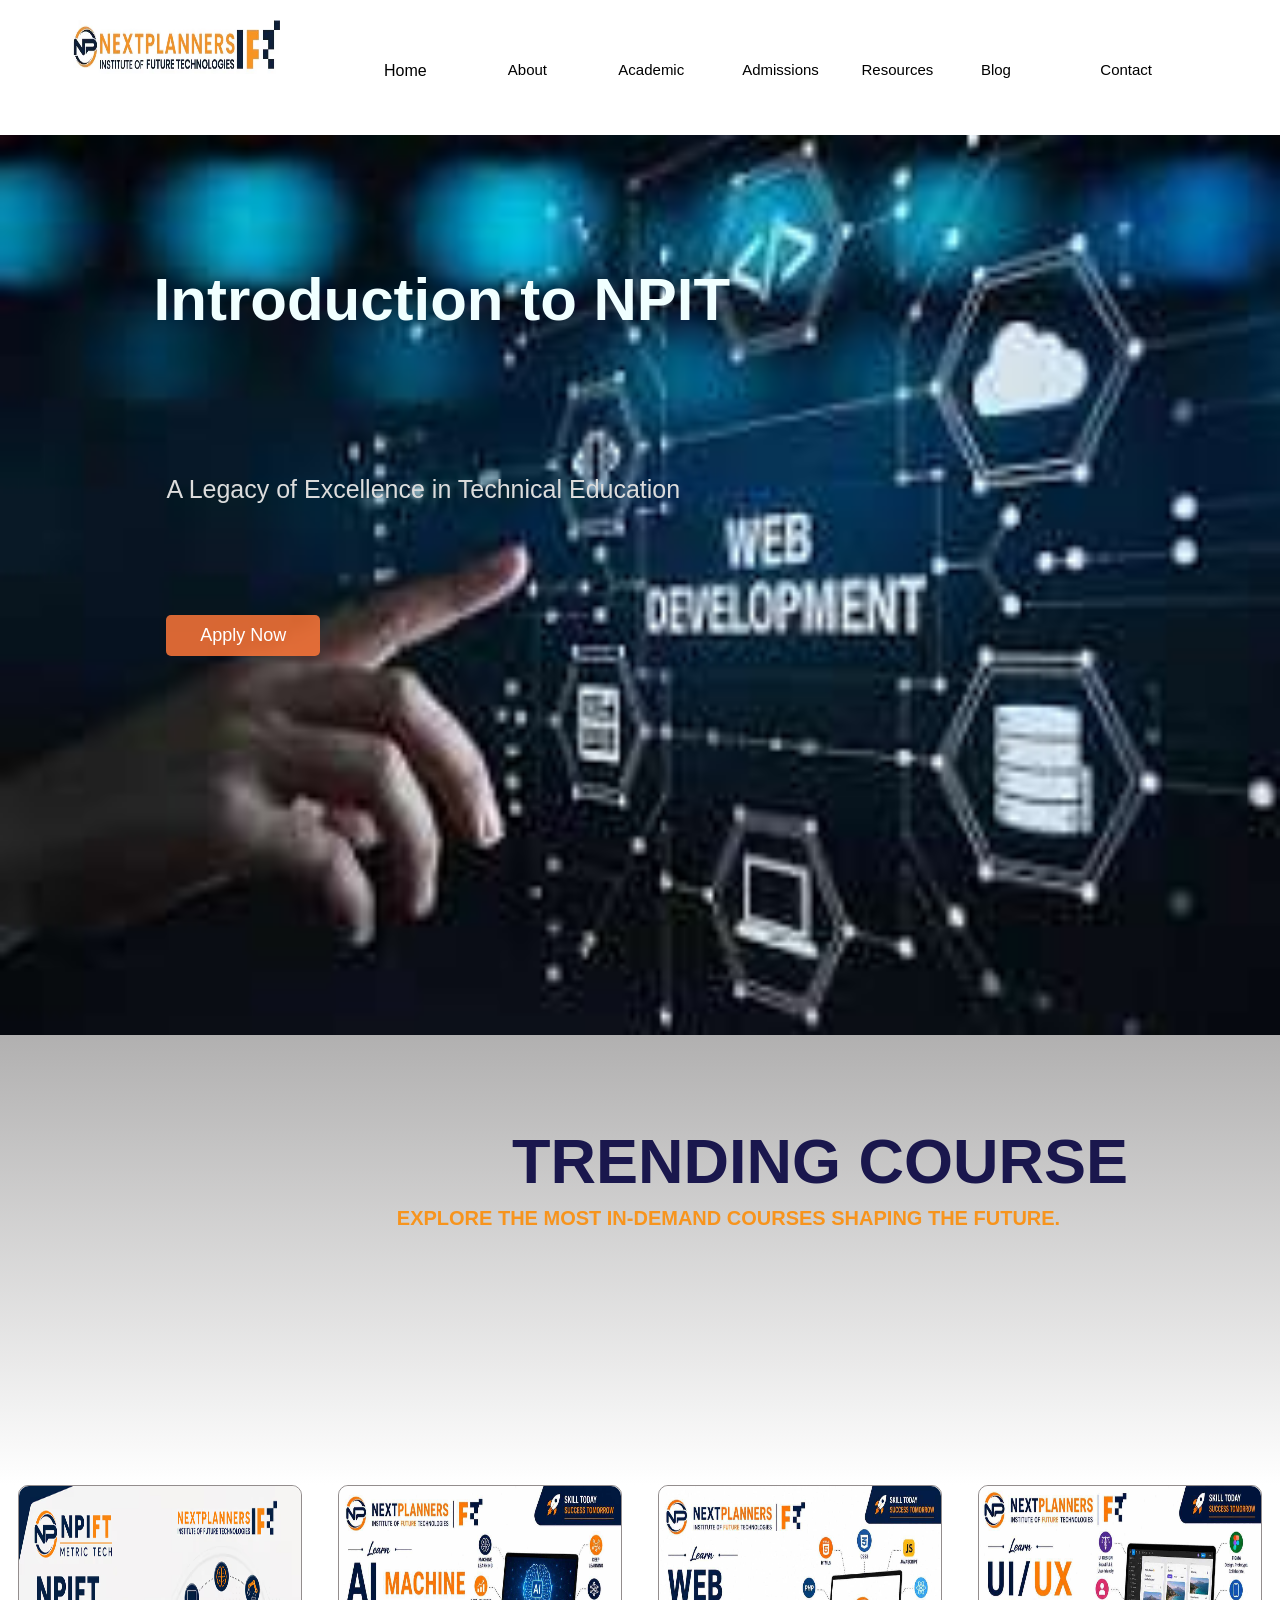
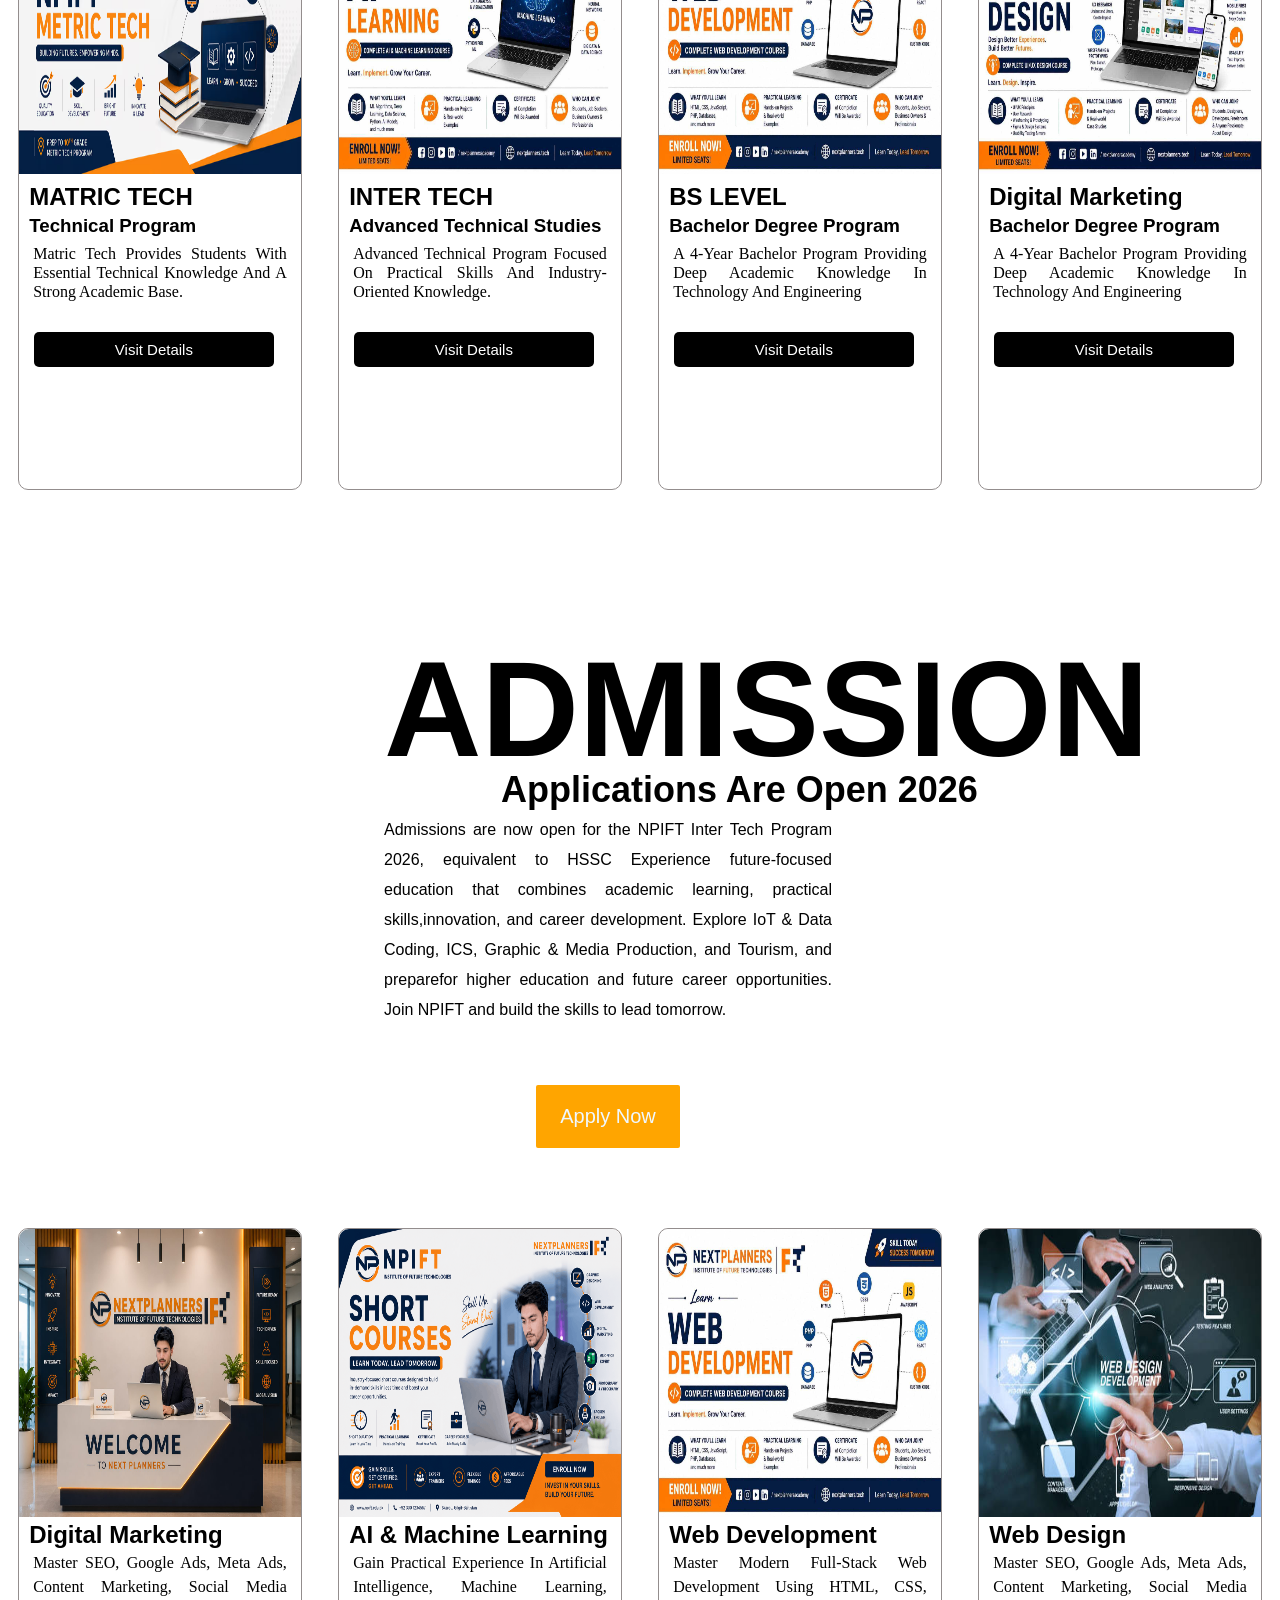
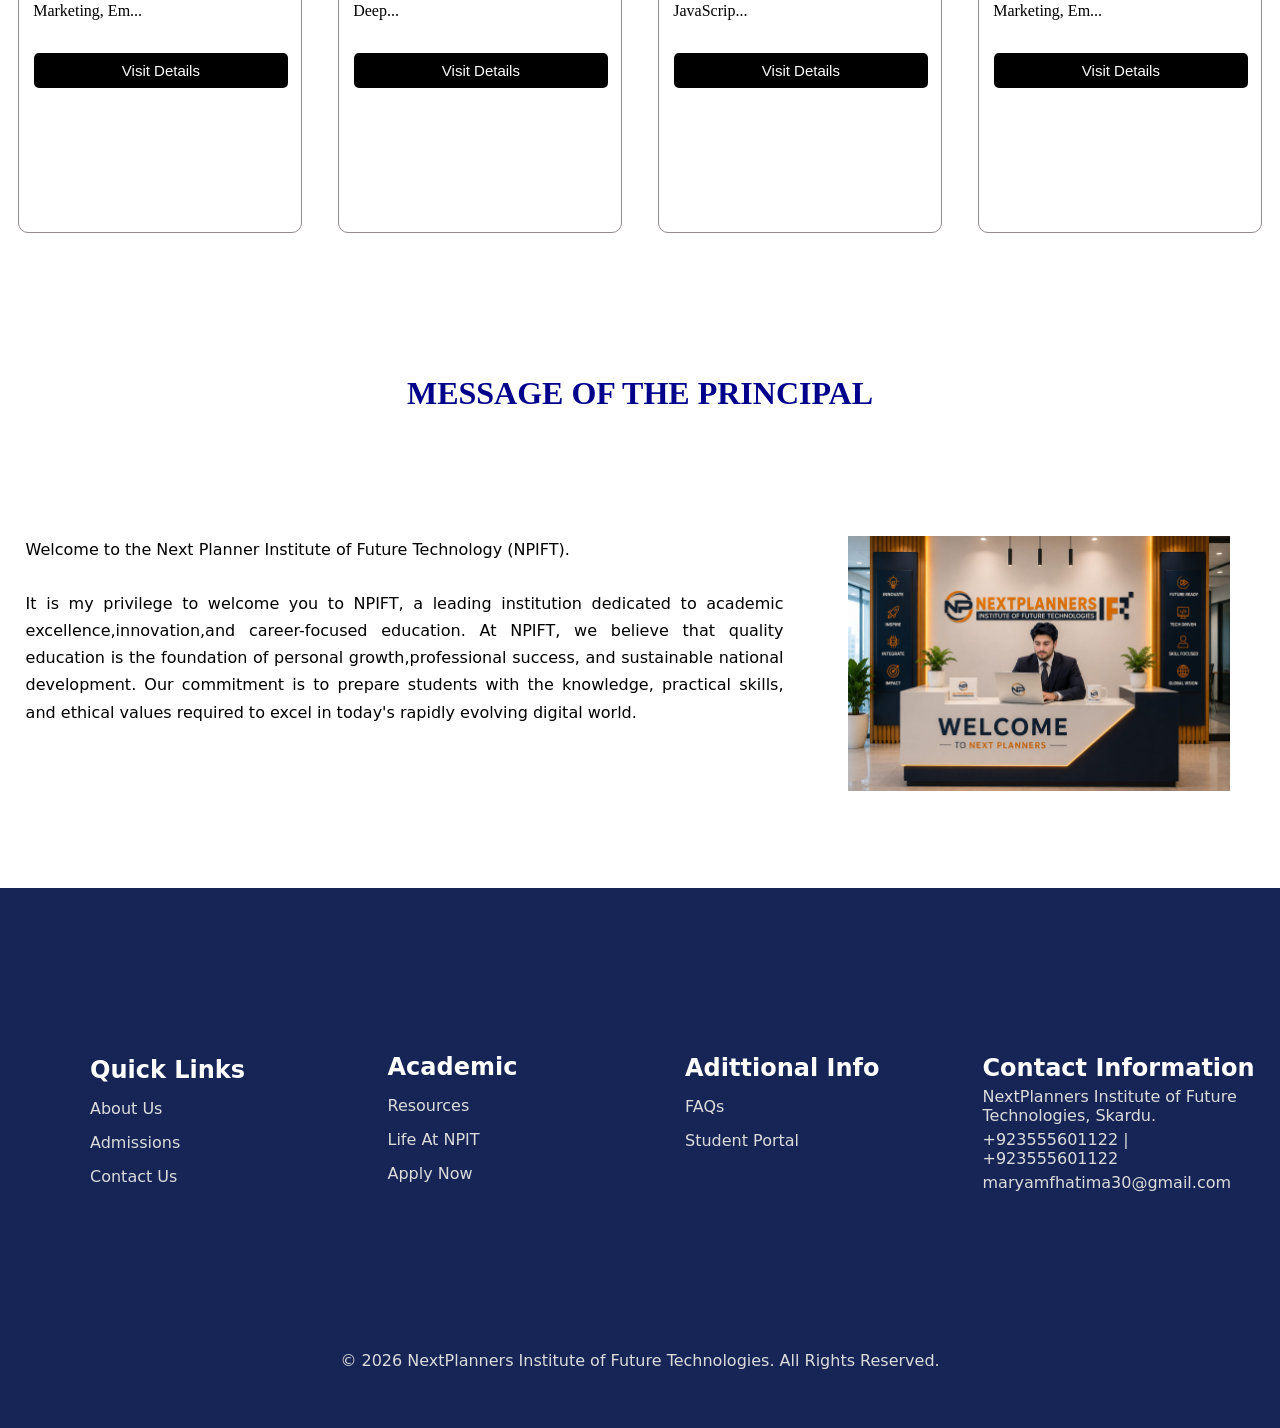
<file: index.html>
<!DOCTYPE html>
<html lang="en">

<head>
    <meta charset="UTF-8">
    <meta name="viewport" content="width=device-width, initial-scale=1.0">
    <title>main page</title>
    <link rel="stylesheet" href="./css/index.css">
</head>

<body>

    <section id="header">

        <header>
            <div class="logo"><img src="../img/npitlogo.avif" alt=""></div>
            <nav class="primaryheader">
                <div class="homi">
              <div class="home">Home</div>
        <ul>
            <li>Introduction</li>
            <li>About</li>
            <li> Academic </li>
        </ul>
        </div>
                 <div class="about">
              <div class="home">About</div>
        <ul>
            <li>Introduction</li>
            <li>History</li>
            <li>Vission & mission</li>
        </ul>
        </div>
                 <div class="grade">
              <div class="home">Academic</div>
        <ul>
            <li>Metric Tech</li>
            <li>Inter Tech</li>
            <li><a href="./short.html">Short Course</a></li>
        </ul>
        </div>
               <div class="pencil">
              <div class="pen">Admissions</div>
        <ul>
            <li>Diploma</li>
            <li>Short Program</li>
            <li>Application Form</li>
        </ul>
        </div>
          <div class="pencil">
              <div class="pen">Resources</div>
        <ul>
            <li>Library</li>
            <li>Computer Lab</li>
            <li>Transport</li>
        </ul>
        </div>
        <div class="lab">
            <div class="lodo">Blog</div>
            <ul>
                <li>Notable Student</li>
                <li>Notable Alumni</li>
                <li>Blog/News</li>
            </ul>
        </div>
        <div class="call">
            <div class="pin">Contact</div>
        </div>
            </nav>


        </header>

    </section>
    <div class="hero">
        <h1>Introduction to NPIT </h1>
        <p>A Legacy of Excellence in Technical Education</p>
        <button>Apply Now</button>
    </div>
                <div id="gradi">
                    <div class="trend"><h2>TRENDING COURSE</h2>
                    <h4>EXPLORE THE MOST IN-DEMAND COURSES SHAPING THE FUTURE.

</h4></div>
                </div>

    <div class="glass">
        <div class="card">
        <div class="card1">
            <img src="../img/metric tech (1).avif" alt="">
            <h2>MATRIC TECH</h2>
            <h3>Technical Program</h3>
            <p>Matric Tech provides students with essential technical knowledge and a strong academic base.</p>
            <button>Visit Details</button>
        </div>

        <div class="card1">
            <img src="../img/computer.jpg" alt="">
            <h2>INTER TECH</h2>
            <h3>Advanced Technical Studies</h3>
            <p>Advanced technical program focused on practical skills and industry-oriented knowledge.</p>
            <button>Visit Details</button>
        </div>

        <div class="card1">
            <img src="../img/computer(3).jpg" alt="">
            <h2>BS LEVEL</h2>
            <h3>Bachelor Degree Program</h3>
            <p>A 4-year bachelor program providing deep academic knowledge in technology and engineering</p>
            <button>Visit Details</button>
        </div>
        <div class="card1">
            <img src="../img/img 1.jpg" alt="">
            <h2>Digital Marketing</h2>
            <h3>Bachelor Degree Program</h3>
            <p>A 4-year bachelor program providing deep academic knowledge in technology and engineering</p>
            <button>Visit Details</button>
        </div>
    </div>
    </div>
    <div class="stone">
        <div class="stone1">
            <h1>ADMISSION</h1>
            <h3>Applications Are Open 2026</h3>
            <p>Admissions are now open for the NPIFT Inter Tech Program 2026, equivalent to HSSC   Experience future-focused education that combines academic learning, practical skills,innovation, and career development. Explore IoT & Data Coding, ICS, Graphic & Media Production, and Tourism, and preparefor higher education and future career opportunities. Join NPIFT and build the skills to lead tomorrow.</p>
            <button>Apply Now </button>
        </div>
    </div>
    <div class="box">
        <div class="paper">
        <div class="paper1">
            <img src="../img/sir.jpeg" alt="">
            <h2>Digital Marketing</h2>
            <p>Master SEO, Google Ads, Meta Ads, content marketing, social media marketing, em... </p>
            <button>Visit Details</button>
        </div>

        <div class="paper1">
            <img src="../img/sir1.png" alt="">
            <h2>AI & Machine Learning</h2>
            <p>Gain practical experience in Artificial Intelligence, Machine Learning, Deep...</p>
            <button>Visit Details</button>
        </div>

        <div class="paper1">
            <img src="../img/computer(3).jpg" alt="">
            <h2>Web Development</h2>
            <p>Master modern full-stack web development using HTML, CSS, JavaScrip...</p>
            <button>Visit Details</button>
        </div>
        <div class="paper1">
            <img src="../img/web dev.jpg" alt="">
            <h2>Web Design</h2>
            <p>Master SEO, Google Ads, Meta Ads, content marketing, social media marketing, em... </p>
            <button>Visit Details</button>
        </div>
    </div>

    </div>
    <footer class="feel-2">
        <div>
            <h1>MESSAGE OF THE PRINCIPAL</h1>
        </div>
    </footer>
    <footer class="foot-0">
        <div class="feel">
            <p>Welcome to the Next Planner Institute of Future Technology (NPIFT).<br>
                <br>
                It is my privilege to welcome you to NPIFT, a leading institution dedicated to academic excellence,innovation,and career-focused education. At NPIFT, we believe that quality education is the foundation of personal growth,professional success, and sustainable national development. Our commitment   is to prepare students with the knowledge, practical skills, and ethical values required to excel in today's rapidly evolving digital world.
            </p>
            <img src="../img/sir.jpeg" alt="">

        </div>
    </footer>
    <footer>
        <div class="foot">
            <h2>Quick Links</h2>
            <ul>
                <li>About Us</li>
                <li>Admissions</li>
                <li>Contact Us</li>
            </ul>
        </div>
        <div class="foot-1">
            <h2>Academic</h2>
            <ul>
                <li>Resources</li>
                <li>Life At NPIT</li>
                <li>Apply Now</li>
            </ul>
        </div>
        <div class="foot-2">
            <h2>Adittional Info</h2>
            <ul>
                <li>FAQs</li>
                <li>Student Portal</li>
            </ul>
        </div>
        <div class="foot-3">
            <h2>Contact Information</h2>
            <p>NextPlanners Institute of Future <br> Technologies, Skardu.</p>
            <p>+923555601122 |<br>+923555601122</p>
            <p>maryamfhatima30@gmail.com</p>
        </div>
    </footer>
    <footer class="foot-4">
        <div>
            <p>© 2026 NextPlanners Institute of Future Technologies. All Rights Reserved.</p>
        </div>
    </footer>
    <a href="#header">
        <div class="arros">
            <div class="arrow">
                <img src="./img/arrow.png" alt="">
            </div>
        </div>
    </a>
    <div class="what">
        <div class="whatsapp">
            <img src="../img/img @.jpg" alt="">
        </div>
    </div>
   

</body>

</html>
</file>
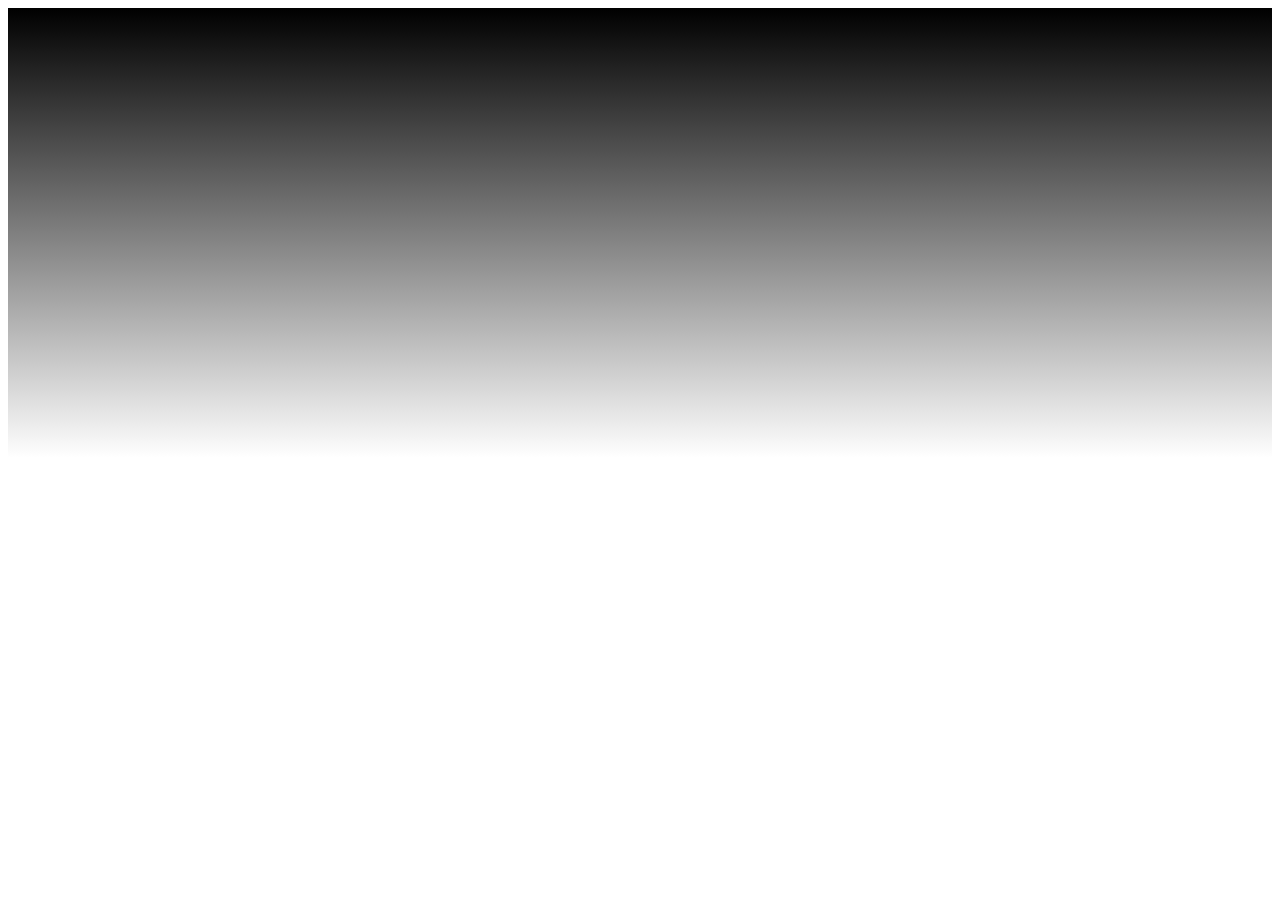
<file: grade.html>
<!DOCTYPE html>
<html lang="en">
<head>
    <meta charset="UTF-8">
    <meta name="viewport" content="width=device-width, initial-scale=1.0">
    <title>Document</title>
    <style>
        #grade{
            background-image: linear-gradient(Black,white);
            /* background-color: aqua; */
            width: 100%;
height: 50vh;
        }
    </style>
</head>
<body>
    <div id="grade"></div>
</body>
</html>
</file>
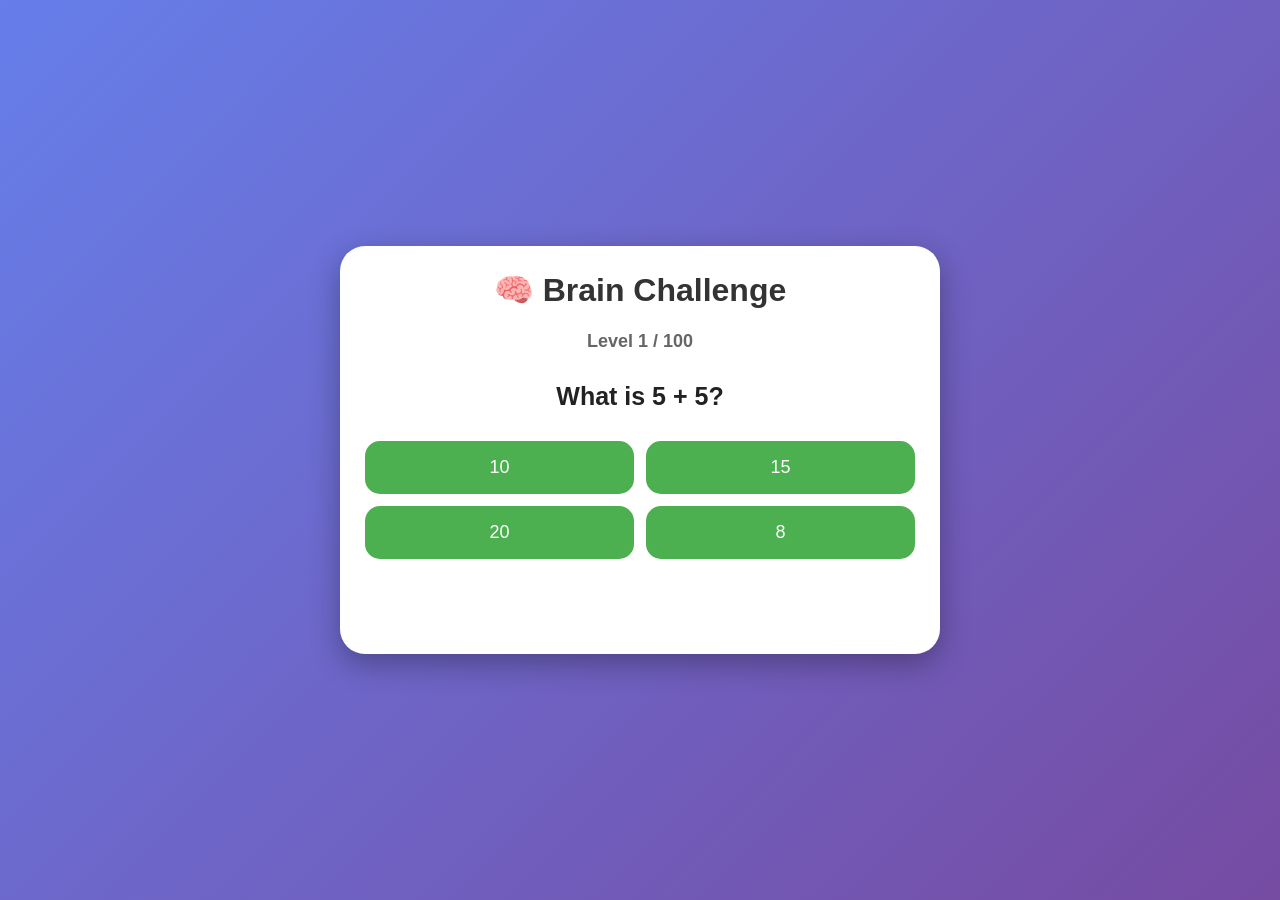
<file: keyframe.html>
<!DOCTYPE html>
<html lang="en">
<head>
<meta charset="UTF-8">
<meta name="viewport" content="width=device-width, initial-scale=1.0">

<title>Brain Challenge - 100 Levels</title>

<style>
    * {
        box-sizing: border-box;
    }

    body {
        margin: 0;
        min-height: 100vh;
        font-family: Arial, sans-serif;
        background: linear-gradient(135deg, #667eea, #764ba2);
        display: flex;
        justify-content: center;
        align-items: center;
    }

    .game {
        width: 95%;
        max-width: 600px;
        background: white;
        padding: 25px;
        border-radius: 25px;
        text-align: center;
        box-shadow: 0 10px 30px rgba(0,0,0,0.3);
    }

    h1 {
        margin-top: 0;
        color: #333;
    }

    #level {
        font-size: 18px;
        font-weight: bold;
        color: #666;
    }

    #question {
        font-size: 25px;
        font-weight: bold;
        margin: 30px 10px;
        color: #222;
    }

    .answers {
        display: grid;
        grid-template-columns: 1fr 1fr;
        gap: 12px;
    }

    .answer {
        padding: 16px;
        border: none;
        border-radius: 15px;
        background: #4CAF50;
        color: white;
        font-size: 18px;
        cursor: pointer;
    }

    .answer:hover {
        transform: scale(1.03);
        background: #388E3C;
    }

    #result {
        min-height: 30px;
        margin: 20px;
        font-size: 20px;
        font-weight: bold;
    }

    #next {
        display: none;
        background: #2196F3;
        color: white;
        border: none;
        padding: 15px 35px;
        border-radius: 15px;
        font-size: 18px;
        cursor: pointer;
    }

    #restart {
        display: none;
        background: #ff9800;
        color: white;
        border: none;
        padding: 15px 35px;
        border-radius: 15px;
        font-size: 18px;
        cursor: pointer;
    }

    .hard {
        color: #e53935;
    }
</style>
</head>

<body>

<div class="game">

    <h1>🧠 Brain Challenge</h1>

    <div id="level">Level 1</div>

    <div id="question"></div>

    <div class="answers">
        <button class="answer" onclick="checkAnswer(0)"></button>
        <button class="answer" onclick="checkAnswer(1)"></button>
        <button class="answer" onclick="checkAnswer(2)"></button>
        <button class="answer" onclick="checkAnswer(3)"></button>
    </div>

    <div id="result"></div>

    <button id="next" onclick="nextLevel()">
        Next Level ➡️
    </button>

    <button id="restart" onclick="restartGame()">
        Play Again 🔄
    </button>

</div>

<script>

/*
==================================================
100 BRAIN TEST LEVELS
==================================================
*/

const levels = [

/* 1 - 10 */
{
    q: "What is 5 + 5?",
    a: ["10", "15", "20", "8"],
    correct: 0
},
{
    q: "Which animal says Meow?",
    a: ["Dog", "Cat", "Cow", "Horse"],
    correct: 1
},
{
    q: "How many days are in a week?",
    a: ["5", "6", "7", "8"],
    correct: 2
},
{
    q: "What comes after 99?",
    a: ["100", "101", "90", "98"],
    correct: 0
},
{
    q: "Which is the largest?",
    a: ["Ant", "Elephant", "Mouse", "Cat"],
    correct: 1
},
{
    q: "What is 10 × 2?",
    a: ["12", "20", "22", "30"],
    correct: 1
},
{
    q: "Which one can fly?",
    a: ["Fish", "Bird", "Dog", "Cow"],
    correct: 1
},
{
    q: "How many months are in a year?",
    a: ["10", "11", "12", "13"],
    correct: 2
},
{
    q: "What color is the sky on a clear day?",
    a: ["Blue", "Green", "Black", "Pink"],
    correct: 0
},
{
    q: "Which number is even?",
    a: ["3", "5", "7", "8"],
    correct: 3
},

/* 11 - 20 */
{
    q: "What is 20 - 7?",
    a: ["11", "12", "13", "14"],
    correct: 2
},
{
    q: "Which animal is known as man's best friend?",
    a: ["Cat", "Dog", "Horse", "Lion"],
    correct: 1
},
{
    q: "How many legs does a spider have?",
    a: ["6", "8", "10", "12"],
    correct: 1
},
{
    q: "What is 3 × 4?",
    a: ["7", "10", "12", "14"],
    correct: 2
},
{
    q: "Which planet do we live on?",
    a: ["Mars", "Earth", "Venus", "Jupiter"],
    correct: 1
},
{
    q: "What is 100 ÷ 10?",
    a: ["5", "10", "20", "50"],
    correct: 1
},
{
    q: "Which is NOT a fruit?",
    a: ["Apple", "Banana", "Carrot", "Mango"],
    correct: 2
},
{
    q: "How many sides does a triangle have?",
    a: ["2", "3", "4", "5"],
    correct: 1
},
{
    q: "What is 9 + 6?",
    a: ["13", "14", "15", "16"],
    correct: 2
},
{
    q: "Which animal is the fastest on land?",
    a: ["Lion", "Cheetah", "Horse", "Tiger"],
    correct: 1
},

/* 21 - 30 */
{
    q: "What is 7 × 7?",
    a: ["42", "49", "56", "63"],
    correct: 1
},
{
    q: "Which number comes next: 2, 4, 6, 8, ?",
    a: ["9", "10", "11", "12"],
    correct: 1
},
{
    q: "What is half of 50?",
    a: ["15", "20", "25", "30"],
    correct: 2
},
{
    q: "Which shape has no corners?",
    a: ["Square", "Triangle", "Circle", "Rectangle"],
    correct: 2
},
{
    q: "What is 15 + 17?",
    a: ["30", "31", "32", "33"],
    correct: 2
},
{
    q: "Which is heavier?",
    a: ["1 kg cotton", "1 kg iron", "Both same", "None"],
    correct: 2
},
{
    q: "What comes next: 1, 3, 5, 7, ?",
    a: ["8", "9", "10", "11"],
    correct: 1
},
{
    q: "How many hours are in one day?",
    a: ["12", "18", "24", "48"],
    correct: 2
},
{
    q: "Which word is spelled correctly?",
    a: ["Frend", "Friend", "Freind", "Friand"],
    correct: 1
},
{
    q: "What is 100 - 25?",
    a: ["65", "70", "75", "80"],
    correct: 2
},

/* 31 - 40 */
{
    q: "If you have 3 apples and eat 1, how many remain?",
    a: ["1", "2", "3", "4"],
    correct: 1
},
{
    q: "What is 12 × 3?",
    a: ["24", "30", "36", "42"],
    correct: 2
},
{
    q: "Which number is prime?",
    a: ["4", "6", "9", "11"],
    correct: 3
},
{
    q: "What is 81 ÷ 9?",
    a: ["7", "8", "9", "10"],
    correct: 2
},
{
    q: "Which is the smallest?",
    a: ["0.5", "0.05", "0.55", "5"],
    correct: 1
},
{
    q: "What is 13 + 29?",
    a: ["40", "41", "42", "43"],
    correct: 2
},
{
    q: "Which planet is called the Red Planet?",
    a: ["Earth", "Mars", "Jupiter", "Venus"],
    correct: 1
},
{
    q: "How many wheels does a bicycle have?",
    a: ["1", "2", "3", "4"],
    correct: 1
},
{
    q: "What is 50% of 100?",
    a: ["25", "40", "50", "75"],
    correct: 2
},
{
    q: "Which one is different?",
    a: ["Apple", "Mango", "Banana", "Potato"],
    correct: 3
},

/* 41 - 50 */
{
    q: "What is 14 × 5?",
    a: ["60", "65", "70", "75"],
    correct: 2
},
{
    q: "What comes next: 5, 10, 15, 20, ?",
    a: ["21", "25", "30", "35"],
    correct: 1
},
{
    q: "How many sides does a hexagon have?",
    a: ["5", "6", "7", "8"],
    correct: 1
},
{
    q: "What is 144 ÷ 12?",
    a: ["10", "11", "12", "13"],
    correct: 2
},
{
    q: "Which is a mammal?",
    a: ["Shark", "Dolphin", "Crocodile", "Eagle"],
    correct: 1
},
{
    q: "What is 19 + 21?",
    a: ["38", "39", "40", "41"],
    correct: 2
},
{
    q: "Which number is odd?",
    a: ["12", "18", "21", "24"],
    correct: 2
},
{
    q: "What is 9 × 8?",
    a: ["63", "72", "81", "90"],
    correct: 1
},
{
    q: "What is the opposite of hot?",
    a: ["Warm", "Cold", "Fire", "Sun"],
    correct: 1
},
{
    q: "Which has the most legs?",
    a: ["Dog", "Spider", "Bird", "Snake"],
    correct: 1
},

/* 51 - 60 HARD */
{
    q: "A farmer has 10 sheep. All but 3 run away. How many remain?",
    a: ["3", "7", "10", "0"],
    correct: 0
},
{
    q: "Which month has 28 days?",
    a: ["February", "January", "All months", "June"],
    correct: 2
},
{
    q: "If you overtake the person in 2nd place, what place are you in?",
    a: ["1st", "2nd", "3rd", "4th"],
    correct: 1
},
{
    q: "A plane crashes on the border. Where do they bury the survivors?",
    a: ["Country A", "Country B", "Border", "They don't"],
    correct: 3
},
{
    q: "What gets wetter as it dries?",
    a: ["Sponge", "Towel", "Water", "Soap"],
    correct: 1
},
{
    q: "What has hands but cannot clap?",
    a: ["Robot", "Clock", "Person", "Tree"],
    correct: 1
},
{
    q: "What has a face and two hands but no arms?",
    a: ["Clock", "Man", "Mirror", "Book"],
    correct: 0
},
{
    q: "What can travel around the world while staying in one corner?",
    a: ["Stamp", "Plane", "Sun", "Clock"],
    correct: 0
},
{
    q: "What has many keys but cannot open a door?",
    a: ["Piano", "Lock", "House", "Car"],
    correct: 0
},
{
    q: "What has one eye but cannot see?",
    a: ["Needle", "Cat", "Camera", "Bird"],
    correct: 0
},

/* 61 - 70 HARD */
{
    q: "If 5 machines make 5 toys in 5 minutes, how long for 1 machine to make 1 toy?",
    a: ["1 min", "5 min", "10 min", "25 min"],
    correct: 1
},
{
    q: "What number comes next: 1, 1, 2, 3, 5, 8, ?",
    a: ["10", "11", "13", "15"],
    correct: 2
},
{
    q: "A rooster lays an egg on a roof. Which way does it roll?",
    a: ["Left", "Right", "Down", "None"],
    correct: 3
},
{
    q: "You have one match. Enter a dark room with a candle and lamp. What do you light first?",
    a: ["Candle", "Lamp", "Match", "Door"],
    correct: 2
},
{
    q: "What has a neck but no head?",
    a: ["Shirt", "Bottle", "Snake", "Tree"],
    correct: 1
},
{
    q: "What has teeth but cannot bite?",
    a: ["Dog", "Comb", "Shark", "Lion"],
    correct: 1
},
{
    q: "What has a bed but never sleeps?",
    a: ["River", "Person", "Cat", "House"],
    correct: 0
},
{
    q: "What has words but never speaks?",
    a: ["Book", "Radio", "Person", "Bird"],
    correct: 0
},
{
    q: "What has a head and a tail but no body?",
    a: ["Coin", "Snake", "Fish", "Dog"],
    correct: 0
},
{
    q: "What belongs to you but other people use it more?",
    a: ["Your name", "Your shoes", "Your phone", "Your food"],
    correct: 0
},

/* 71 - 80 VERY HARD */
{
    q: "If you throw a red stone into the blue sea, what happens?",
    a: ["It disappears", "It gets wet", "It turns blue", "It floats"],
    correct: 1
},
{
    q: "Which weighs more: 1 kg of gold or 1 kg of feathers?",
    a: ["Gold", "Feathers", "Same", "Neither"],
    correct: 2
},
{
    q: "A father and son have a car accident. The doctor says, 'This is my son.' How?",
    a: ["Doctor is father", "Doctor is mother", "Doctor is uncle", "Doctor is friend"],
    correct: 1
},
{
    q: "What number becomes smaller when turned upside down?",
    a: ["6", "9", "8", "1"],
    correct: 1
},
{
    q: "What comes once in a minute, twice in a moment, but never in a thousand years?",
    a: ["Letter M", "Letter T", "Letter A", "Number 1"],
    correct: 0
},
{
    q: "A room has 4 corners. A cat sits in each corner. How many cats?",
    a: ["4", "8", "12", "16"],
    correct: 0
},
{
    q: "What can you catch but cannot throw?",
    a: ["Ball", "Cold", "Stone", "Stick"],
    correct: 1
},
{
    q: "What is always in front of you but cannot be seen?",
    a: ["Past", "Future", "Present", "Shadow"],
    correct: 1
},
{
    q: "What has cities but no houses and rivers but no water?",
    a: ["Map", "Book", "Globe", "Road"],
    correct: 0
},
{
    q: "What goes up but never comes down?",
    a: ["Age", "Ball", "Rain", "Smoke"],
    correct: 0
},

/* 81 - 90 VERY HARD */
{
    q: "You have 3 switches outside a room and 3 bulbs inside. How many times must you enter to identify them?",
    a: ["1", "2", "3", "4"],
    correct: 0
},
{
    q: "A clock strikes 6 times in 5 seconds. How long for 12 strikes?",
    a: ["10 sec", "11 sec", "12 sec", "15 sec"],
    correct: 1
},
{
    q: "If yesterday was tomorrow, today would be Friday. What day is today?",
    a: ["Wednesday", "Thursday", "Friday", "Saturday"],
    correct: 1
},
{
    q: "What is the next number: 2, 6, 12, 20, 30, ?",
    a: ["36", "40", "42", "44"],
    correct: 2
},
{
    q: "A man walks 1 km south, 1 km east, 1 km north and ends where he started. Where can he be?",
    a: ["North Pole", "South Pole", "Equator", "Desert"],
    correct: 0
},
{
    q: "What is the smallest positive number divisible by 2, 3, 4, 5 and 6?",
    a: ["30", "40", "60", "120"],
    correct: 2
},
{
    q: "If two's company and three's a crowd, what are four and five?",
    a: ["Nine", "A crowd", "Company", "Friends"],
    correct: 0
},
{
    q: "A clock shows 3:15. What is the angle between the hands approximately?",
    a: ["0°", "7.5°", "15°", "30°"],
    correct: 1
},
{
    q: "What is the missing number: 3, 9, 27, 81, ?",
    a: ["162", "243", "324", "729"],
    correct: 1
},
{
    q: "If 10 people shake hands with everyone exactly once, how many handshakes?",
    a: ["20", "30", "45", "50"],
    correct: 2
},

/* 91 - 100 FINAL */
{
    q: "What is 1 + 1 × 0 + 1?",
    a: ["0", "1", "2", "3"],
    correct: 2
},
{
    q: "Which is the odd one out?",
    a: ["2", "3", "5", "9"],
    correct: 3
},
{
    q: "What comes next: 1, 4, 9, 16, 25, ?",
    a: ["30", "36", "40", "49"],
    correct: 1
},
{
    q: "If all roses are flowers and some flowers fade, can we say all roses fade?",
    a: ["Yes", "No", "Always", "Impossible"],
    correct: 1
},
{
    q: "What is the only number that has letters in alphabetical order when spelled in English?",
    a: ["Forty", "One", "Eight", "Three"],
    correct: 0
},
{
    q: "A bat and ball cost $1.10 total. The bat costs $1 more than the ball. Ball costs?",
    a: ["$0.05", "$0.10", "$0.15", "$0.20"],
    correct: 0
},
{
    q: "What is 1000 ÷ 10 ÷ 10?",
    a: ["1", "10", "100", "1000"],
    correct: 1
},
{
    q: "If 3 cats catch 3 mice in 3 minutes, how many cats catch 100 mice in 100 minutes?",
    a: ["3", "9", "10", "100"],
    correct: 0
},
{
    q: "What is the next number: 1, 2, 6, 24, 120, ?",
    a: ["240", "360", "720", "840"],
    correct: 2
},
{
    q: "🎉 FINAL: You reached Level 100! What is the best prize?",
    a: ["Nothing", "Your Brain 🧠", "A Rock", "A Shoe"],
    correct: 1
}

];

let currentLevel = 0;
let score = 0;
let answered = false;


/*
==================================================
LOAD LEVEL
==================================================
*/

function loadLevel() {

    answered = false;

    const level = levels[currentLevel];

    document.getElementById("level").innerText =
        "Level " + (currentLevel + 1) + " / 100";

    document.getElementById("question").innerText =
        level.q;

    const buttons = document.querySelectorAll(".answer");

    buttons.forEach((button, index) => {

        button.innerText = level.a[index];

        button.style.display = "block";

        button.disabled = false;
    });

    document.getElementById("result").innerText = "";

    document.getElementById("next").style.display = "none";
}


/*
==================================================
CHECK ANSWER
==================================================
*/

function checkAnswer(selected) {

    if (answered) return;

    answered = true;

    const level = levels[currentLevel];

    const buttons = document.querySelectorAll(".answer");

    buttons.forEach(button => {
        button.disabled = true;
    });

    if (selected === level.correct) {

        score++;

        document.getElementById("result").innerText =
            "✅ CORRECT! 🧠";

    } else {

        document.getElementById("result").innerText =
            "❌ WRONG!";

    }

    document.getElementById("next").style.display =
        "inline-block";
}


/*
==================================================
NEXT LEVEL
==================================================
*/

function nextLevel() {

    currentLevel++;

    if (currentLevel >= levels.length) {

        showFinalScore();

    } else {

        loadLevel();
    }
}


/*
==================================================
FINAL SCORE
==================================================
*/

function showFinalScore() {

    document.getElementById("level").innerText =
        "🎉 GAME COMPLETE!";

    document.getElementById("question").innerText =
        "You completed all 100 levels!";

    document.querySelector(".answers").style.display =
        "none";

    document.getElementById("result").innerText =
        "Your Score: " + score + " / 100 🏆";

    document.getElementById("next").style.display =
        "none";

    document.getElementById("restart").style.display =
        "inline-block";
}


/*
==================================================
RESTART
==================================================
*/

function restartGame() {

    currentLevel = 0;

    score = 0;

    document.querySelector(".answers").style.display =
        "grid";

    document.getElementById("restart").style.display =
        "none";

    loadLevel();
}


/*
==================================================
START GAME
==================================================
*/

loadLevel();

</script>

</body>
</html>
</file>
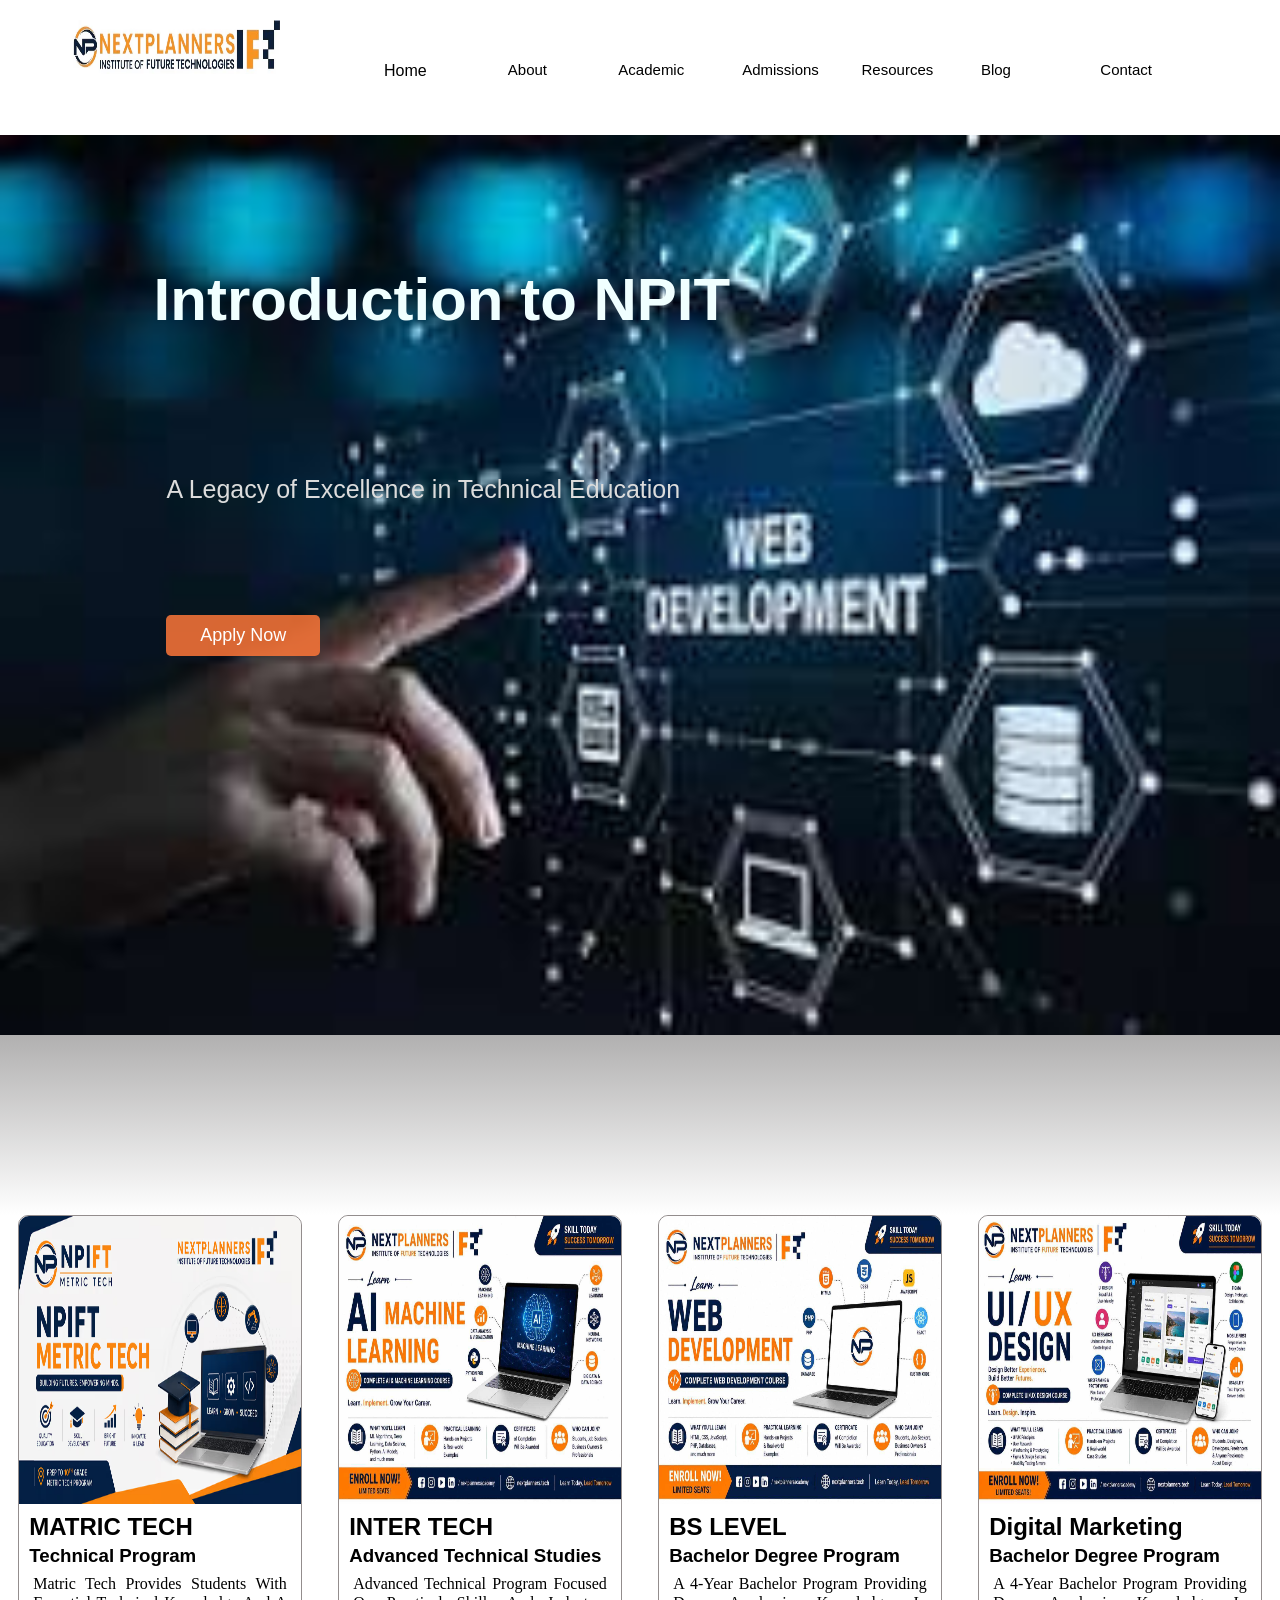
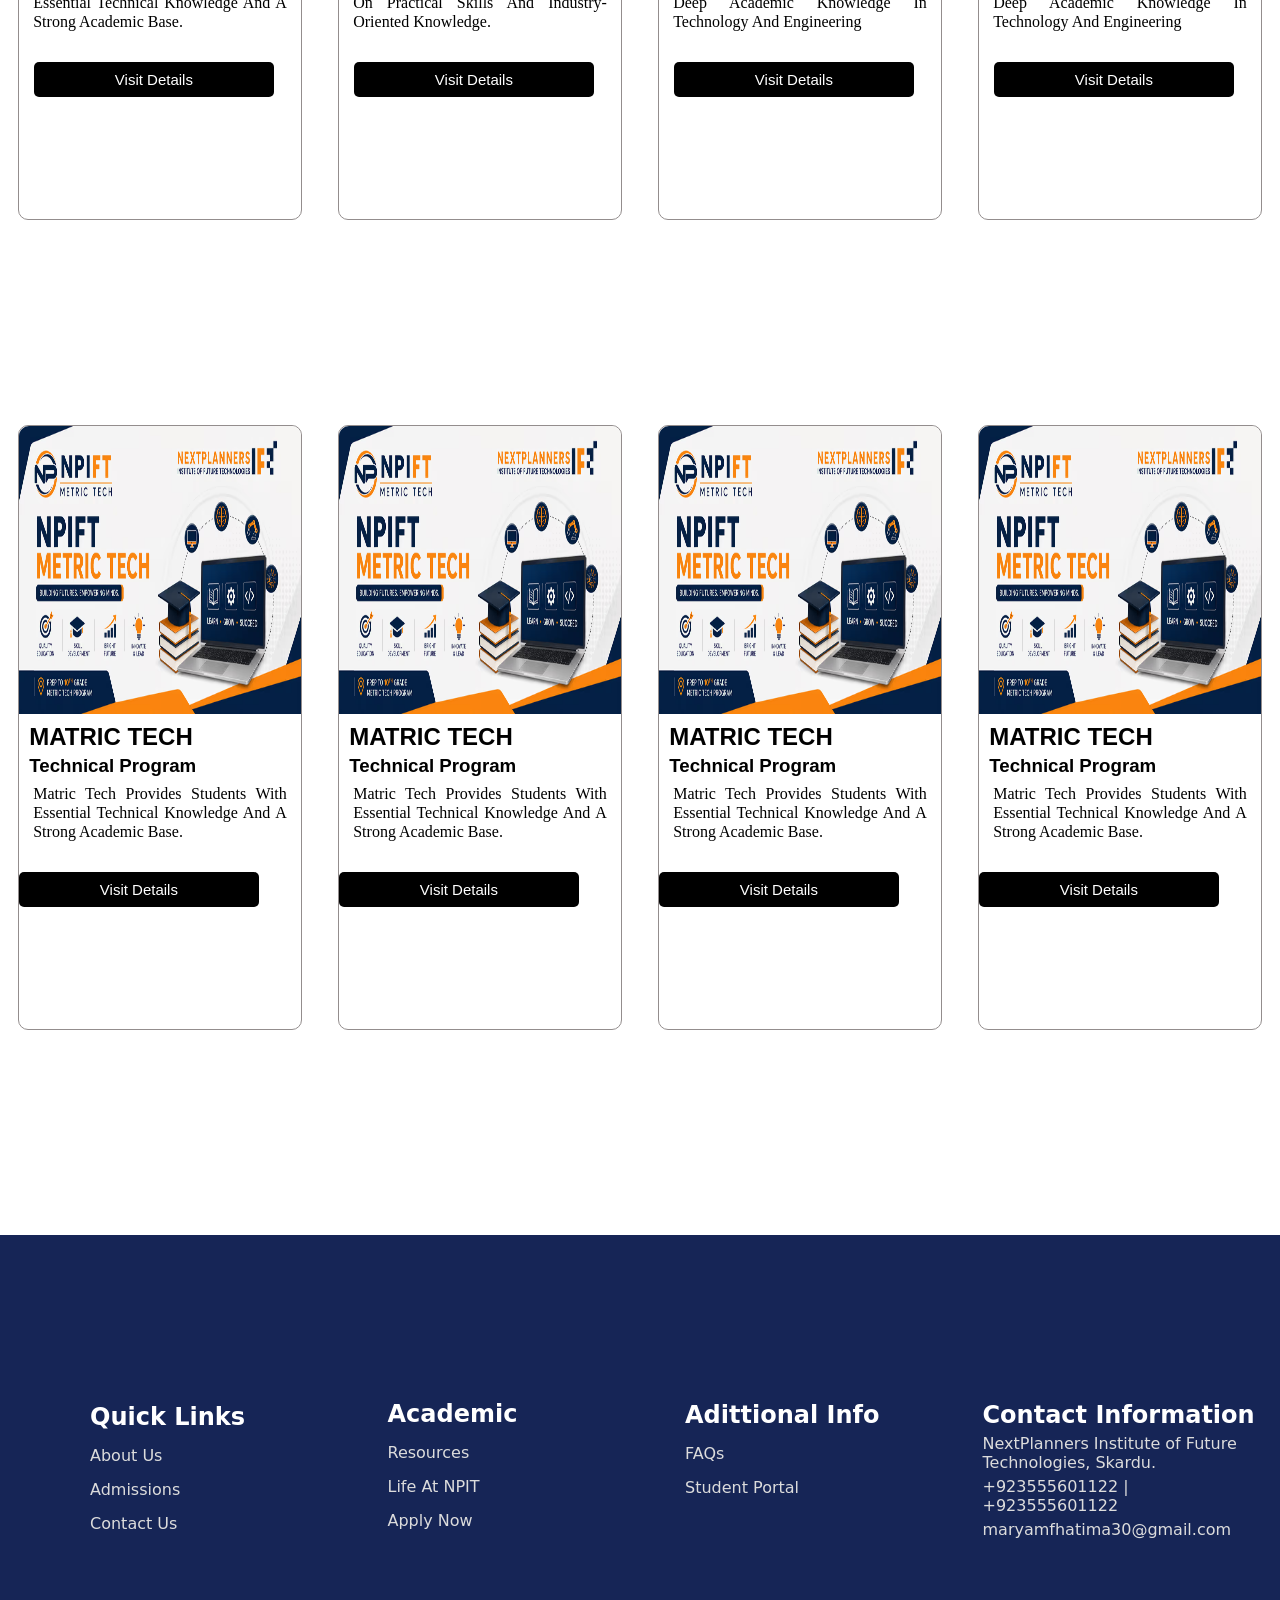
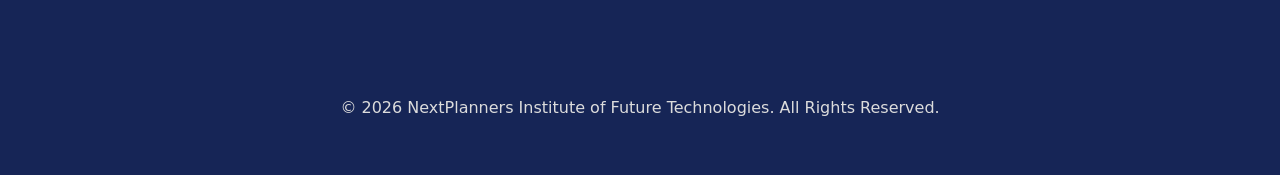
<file: short.html>
<!DOCTYPE html>
<html lang="en">

<head>
    <meta charset="UTF-8">
    <meta name="viewport" content="width=device-width, initial-scale=1.0">
    <title>main page</title>
    <link rel="stylesheet" href="./short.css">
</head>

<body>

    <section id="header">

        <header>
            <div class="logo"><img src="../img/npitlogo.avif" alt=""></div>
            <nav class="primaryheader">
                <div class="homi">
                    <div class="home">Home</div>
                    <ul>
                        <li>Introduction</li>
                        <li>About</li>
                        <li> Academic </li>
                    </ul>
                </div>
                <div class="about">
                    <div class="home">About</div>
                    <ul>
                        <li>Introduction</li>
                        <li>History</li>
                        <li>Vission & mission</li>
                    </ul>
                </div>
                <div class="grade">
                    <div class="home">Academic</div>
                    <ul>
                        <li>Metric Tech</li>
                        <li>Inter Tech</li>
                        <li><a href="./short.html">Short Course</a></li>
                    </ul>
                </div>
                <div class="pencil">
                    <div class="pen">Admissions</div>
                    <ul>
                        <li>Diploma</li>
                        <li>Short Program</li>
                        <li>Application Form</li>
                    </ul>
                </div>
                <div class="pencil">
                    <div class="pen">Resources</div>
                    <ul>
                        <li>Library</li>
                        <li>Computer Lab</li>
                        <li>Transport</li>
                    </ul>
                </div>
                <div class="lab">
                    <div class="lodo">Blog</div>
                    <ul>
                        <li>Notable Student</li>
                        <li>Notable Alumni</li>
                        <li>Blog/News</li>
                    </ul>
                </div>
                <div class="call">
                    <div class="pin">Contact</div>
                </div>
            </nav>


        </header>

    </section>
    <div class="hero">
        <h1>Introduction to NPIT </h1>
        <p>A Legacy of Excellence in Technical Education</p>
        <button>Apply Now</button>
    </div>
    <div id="gradi"></div>
    <div class="glass">
        <div class="card">
            <div class="card1">
                <img src="../img/metric tech (1).avif" alt="">
                <h2>MATRIC TECH</h2>
                <h3>Technical Program</h3>
                <p>Matric Tech provides students with essential technical knowledge and a strong academic base.</p>
                <button>Visit Details</button>
            </div>

            <div class="card1">
                <img src="../img/computer.jpg" alt="">
                <h2>INTER TECH</h2>
                <h3>Advanced Technical Studies</h3>
                <p>Advanced technical program focused on practical skills and industry-oriented knowledge.</p>
                <button>Visit Details</button>
            </div>

            <div class="card1">
                <img src="../img/computer(3).jpg" alt="">
                <h2>BS LEVEL</h2>
                <h3>Bachelor Degree Program</h3>
                <p>A 4-year bachelor program providing deep academic knowledge in technology and engineering</p>
                <button>Visit Details</button>
            </div>
            <div class="card1">
                <img src="../img/img 1.jpg" alt="">
                <h2>Digital Marketing</h2>
                <h3>Bachelor Degree Program</h3>
                <p>A 4-year bachelor program providing deep academic knowledge in technology and engineering</p>
                <button>Visit Details</button>
            </div>
        </div>
    </div>
    <div class="paper">
        <div class="paper1">
             <div class="card2">
                <img src="../img/metric tech (1).avif" alt="">
                <h2>MATRIC TECH</h2>
                <h3>Technical Program</h3>
                <p>Matric Tech provides students with essential technical knowledge and a strong academic base.</p>
                <button>Visit Details</button>
            </div>
             <div class="card2">
                <img src="../img/metric tech (1).avif" alt="">
                <h2>MATRIC TECH</h2>
                <h3>Technical Program</h3>
                <p>Matric Tech provides students with essential technical knowledge and a strong academic base.</p>
                <button>Visit Details</button>
            </div> <div class="card2">
                <img src="../img/metric tech (1).avif" alt="">
                <h2>MATRIC TECH</h2>
                <h3>Technical Program</h3>
                <p>Matric Tech provides students with essential technical knowledge and a strong academic base.</p>
                <button>Visit Details</button>
            </div> <div class="card2">
                <img src="../img/metric tech (1).avif" alt="">
                <h2>MATRIC TECH</h2>
                <h3>Technical Program</h3>
                <p>Matric Tech provides students with essential technical knowledge and a strong academic base.</p>
                <button>Visit Details</button>
            </div>
        </div>
    </div>

    <footer>
        <div class="foot">
            <h2>Quick Links</h2>
            <ul>
                <li>About Us</li>
                <li>Admissions</li>
                <li>Contact Us</li>
            </ul>
        </div>
        <div class="foot-1">
            <h2>Academic</h2>
            <ul>
                <li>Resources</li>
                <li>Life At NPIT</li>
                <li>Apply Now</li>
            </ul>
        </div>
        <div class="foot-2">
            <h2>Adittional Info</h2>
            <ul>
                <li>FAQs</li>
                <li>Student Portal</li>
            </ul>
        </div>
        <div class="foot-3">
            <h2>Contact Information</h2>
            <p>NextPlanners Institute of Future <br> Technologies, Skardu.</p>
            <p>+923555601122 |<br>+923555601122</p>
            <p>maryamfhatima30@gmail.com</p>
        </div>
    </footer>
    <footer class="foot-4">
        <div>
            <p>© 2026 NextPlanners Institute of Future Technologies. All Rights Reserved.</p>
        </div>
    </footer>
    <a href="#header">
        <div class="arros">
            <div class="arrow">
                <img src="./img/arrow.png" alt="">
            </div>
        </div>
    </a>
    <div class="what">
        <div class="whatsapp">
            <img src="../img/img @.jpg" alt="">
        </div>
    </div>


</body>

</html>
</file>
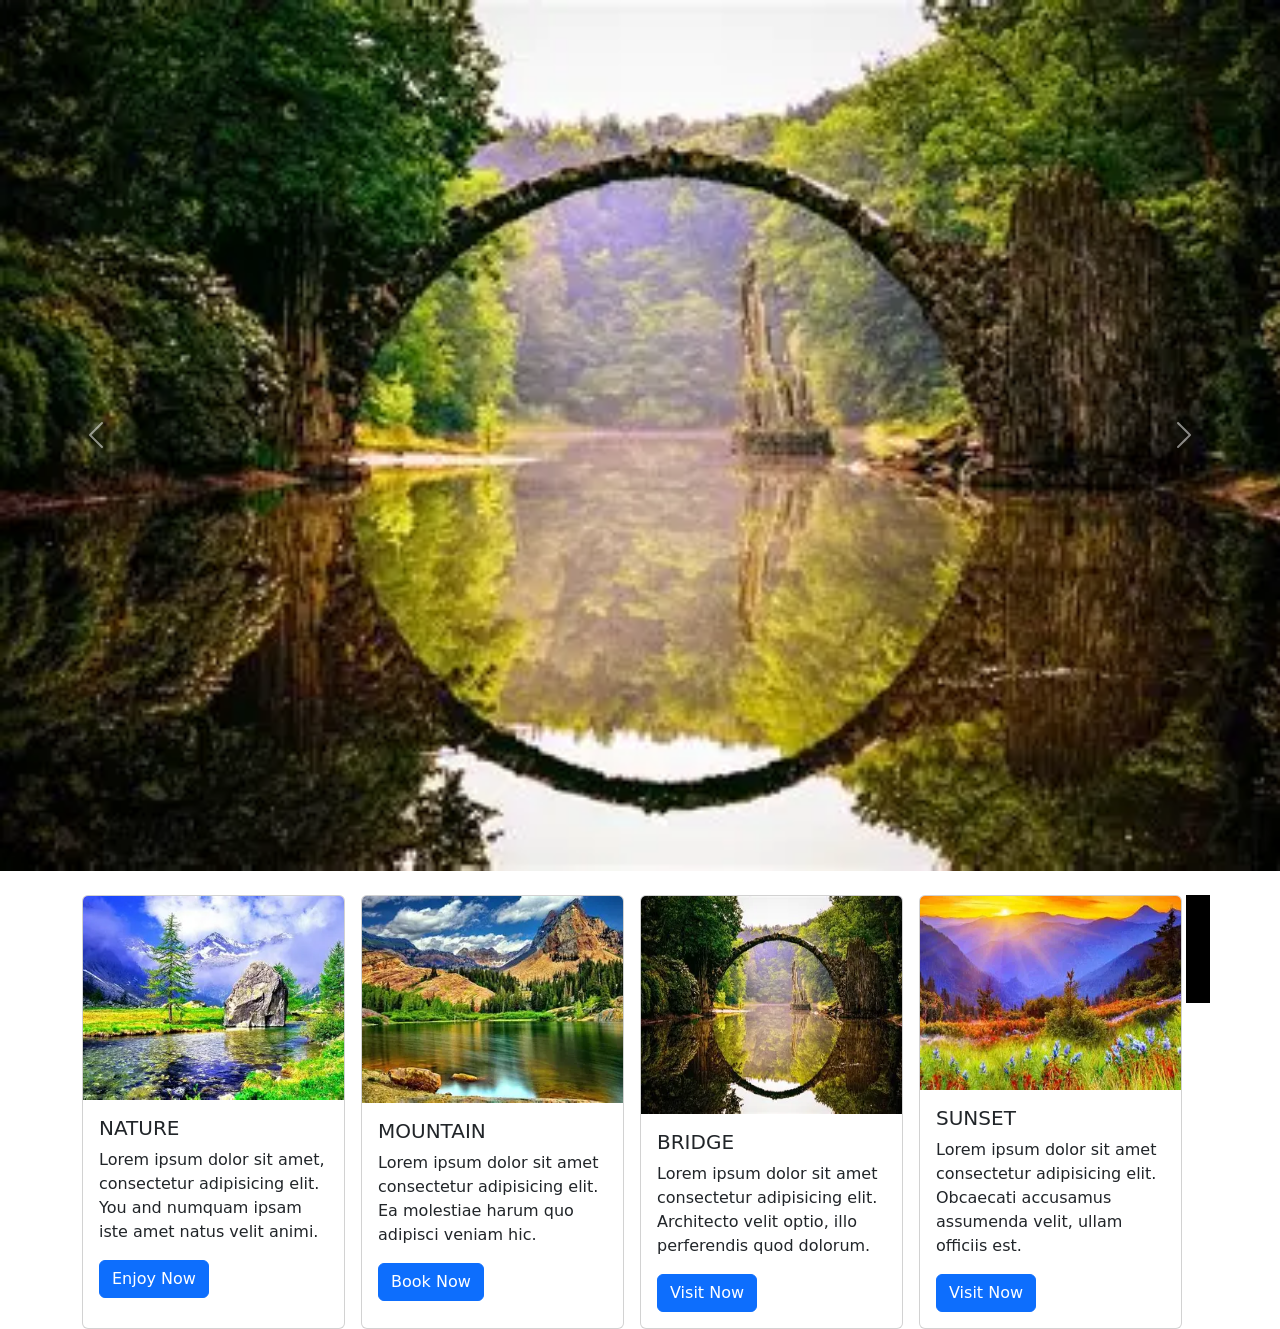
<file: bootrrap/cerousel.html>
<!DOCTYPE html>
<html lang="en">

<head>
  <meta charset="UTF-8">
  <meta name="viewport" content="width=device-width, initial-scale=1.0">
  <title>Document</title>
  <link rel="stylesheet" href="./CSS/bootstrap.min.css">
  <!-- <link href="https://cdn.jsdelivr.net/npm/bootstrap@5.3.8/dist/css/bootstrap.min.css" rel="stylesheet" integrity="sha384-sRIl4kxILFvY47J16cr9ZwB07vP4J8+LH7qKQnuqkuIAvNWLzeN8tE5YBujZqJLB" crossorigin="anonymous"> -->
</head>

<body>
  <div id="carouselExample" class="carousel slide mb-4">
    <div class="carousel-inner">
      <div class="carousel-item active">
        <img src="./img/download (1).webp" class="d-block w-100" alt="...">
      </div>
      <div class="carousel-item">
        <img src="./img/download (2).webp" class="d-block w-100" alt="...">
      </div>
      <div class="carousel-item">
        <img src="./img/download (3).webp" class="d-block w-100" alt="...">
      </div>
      <div class="carousel-item">
        <img src="./img/OIP (3).webp" class="d-block w-100 h-100" alt="...">
      </div>
    </div>
    <button class="carousel-control-prev" type="button" data-bs-target="#carouselExample" data-bs-slide="prev">
      <span class="carousel-control-prev-icon" aria-hidden="true"></span>
      <span class="visually-hidden">Previous</span>
    </button>
    <button class="carousel-control-next" type="button" data-bs-target="#carouselExample" data-bs-slide="next">
      <span class="carousel-control-next-icon" aria-hidden="true"></span>
      <span class="visually-hidden">Next</span>
    </button>
  </div>
  <div class="container d-flex  gap-3 ">
    <div class="card " style="width: 18rem;">
      <img src="./img/download (3).webp" class="card-img-top" alt="...">
      <div class="card-body">
        <h5 class="card-title">NATURE</h5>
        <p class="card-text">Lorem ipsum dolor sit amet, consectetur adipisicing elit. You and numquam ipsam iste amet
          natus velit animi.</p>
        <a href="#" class="btn btn-primary">Enjoy Now</a>
      </div>                                              
    </div>
    <div class="card" style="width: 18rem;">
      <img src="./img/download (2).webp" class="card-img-top" alt="...">
      <div class="card-body">
        <h5 class="card-title">MOUNTAIN</h5>
        <p class="card-text">Lorem ipsum dolor sit amet consectetur adipisicing elit. <br> Ea molestiae harum quo
          adipisci veniam hic.</p>
        <a href="#" class="btn btn-primary">Book Now</a>
      </div>
    </div>
    <div class="card " style="width: 18rem; ">
      <img src="./img/download (1).webp" class="card-img-top h-100" alt="...">
      <div class="card-body">
        <h5 class="card-title">BRIDGE</h5>
        <p class="card-text">Lorem ipsum dolor sit amet consectetur adipisicing elit. Architecto velit optio, illo
          perferendis quod dolorum.</p>
        <a href="#" class="btn btn-primary">Visit Now</a>
      </div>
    </div>
    <div class="card " style="width: 18rem; ">
      <img src="./img/OIP (3).webp" class="card-img-top h-100" alt="...">
      <div class="card-body">
        <h5 class="card-title">SUNSET</h5>
        <p class="card-text">Lorem ipsum dolor sit amet consectetur adipisicing elit. Obcaecati accusamus assumenda
          velit, ullam officiis est.</p>
        <a href="#" class="btn btn-primary">Visit Now</a>
      </div>
    </div>
    <div class="row">
      <div class="col-1 bg-black h-25"></div>
    </div>
    <script src="./js/bootstrap.min.js"></script>
    <!-- <script src="https://cdn.jsdelivr.net/npm/bootstrap@5.3.8/dist/js/bootstrap.bundle.min.js" integrity="sha384-FKyoEForCGlyvwx9Hj09JcYn3nv7wiPVlz7YYwJrWVcXK/BmnVDxM+D2scQbITxI" crossorigin="anonymous"></script>  -->
</body>

</html>
</file>
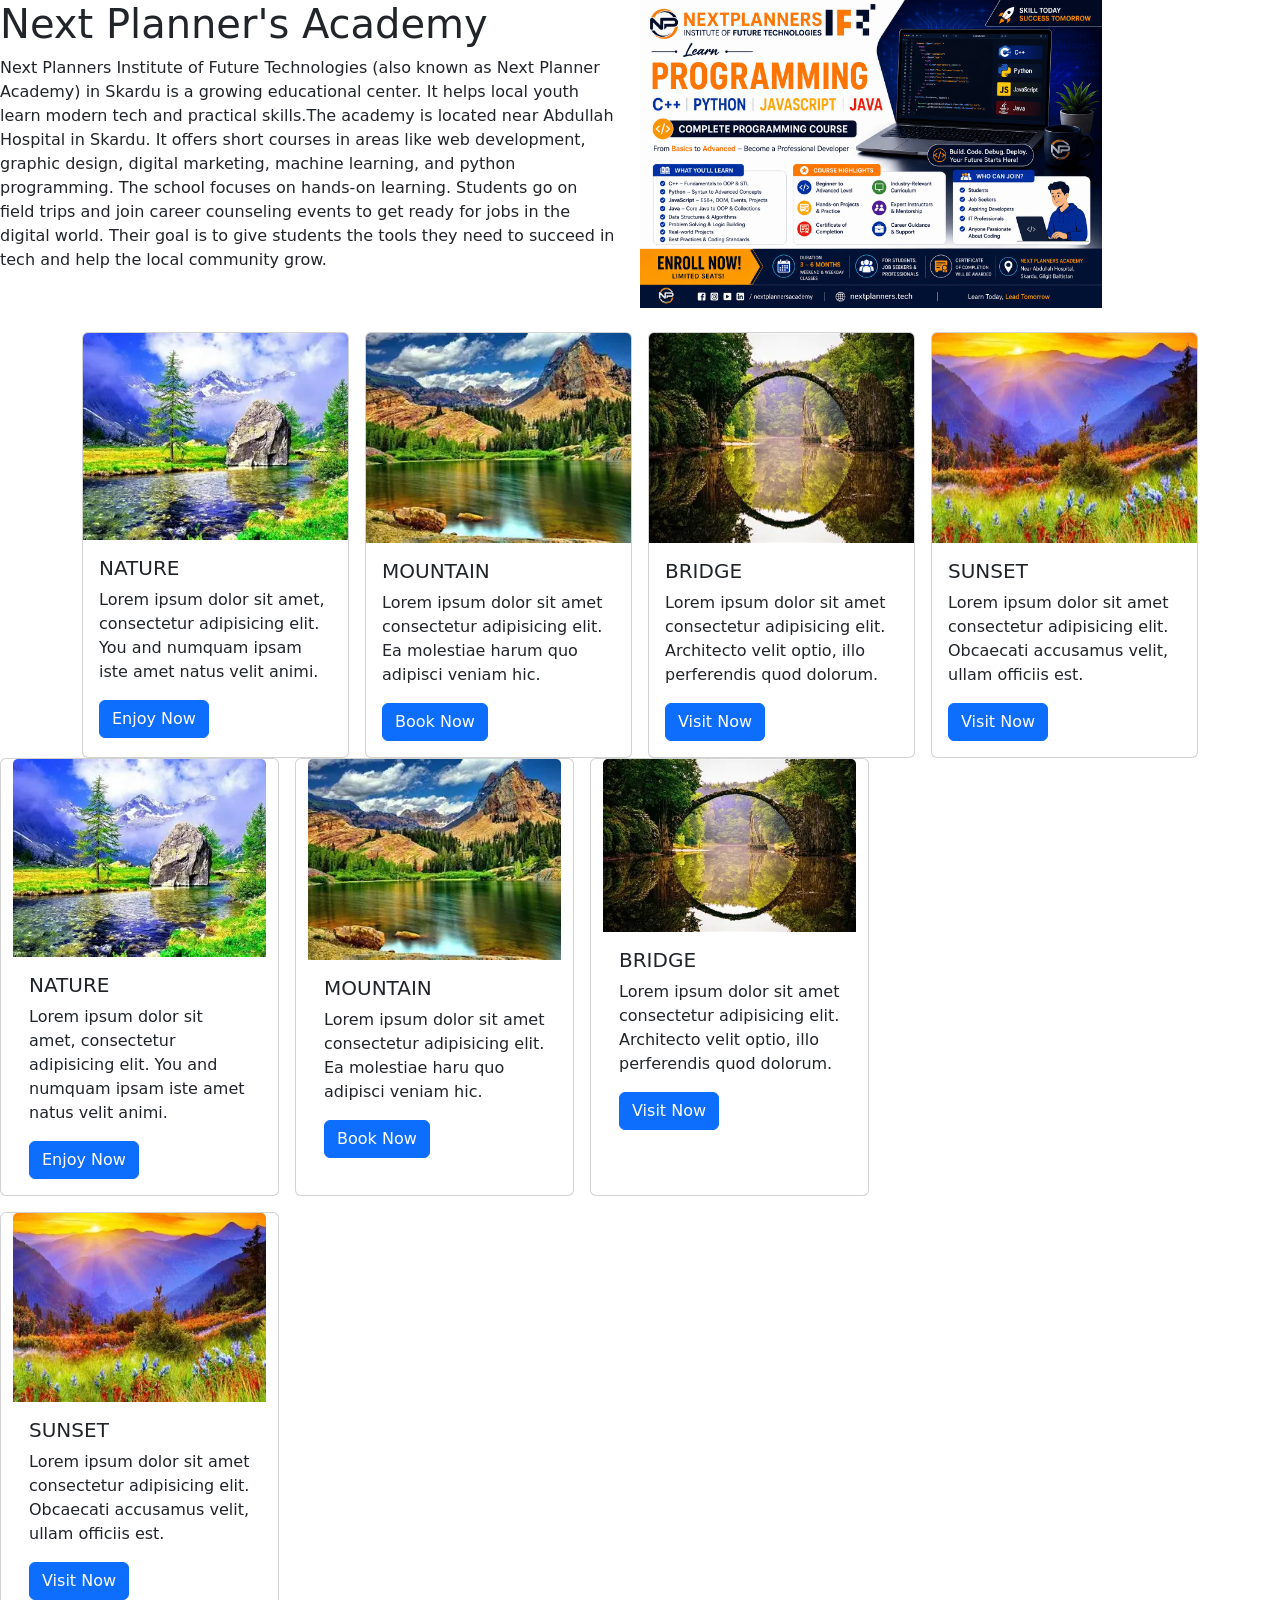
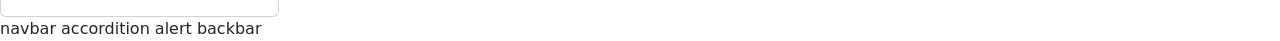
<file: bootrrap/grid .html>
<!DOCTYPE html>
<html lang="en">

<head>
    <meta charset="UTF-8">
    <meta name="viewport" content="width=device-width, initial-scale=1.0">
    <title>Document</title>
    <link rel="stylesheet" href="../bootrrap/CSS/bootstrap.min.css">
</head>

<body>
    <div class="row w-100 mb-4">
        <div class="col-12 col-md-6 order-1 order-xl-0">
            <h1>Next Planner's Academy</h1>
            <p>Next Planners Institute of Future Technologies (also known as Next Planner Academy) in Skardu is a
                growing educational center. It helps local youth learn modern tech and practical skills.The academy is
                located near Abdullah Hospital in Skardu. It offers short courses in areas like web development, graphic
                design, digital marketing, machine learning, and python programming. The school focuses on hands-on
                learning. Students go on field trips and join career counseling events to get ready for jobs in the
                digital world. Their goal is to give students the tools they need to succeed in tech and help the local
                community grow.</p>
        </div>
        <div class="col-12 col-md-6 order-0 order-xl-1 ">
            <img src="../img/program.png" class="h-100 w-75" alt="">
        </div>
    </div>

    <div class="container-lg d-md-flex w-100  gap-3 col-12 col-lg-4 col-md-6 col-sm-12">
        <div class="card w-100">
            <img src="./img/download (3).webp" class="card-img-top" alt="...">
            <div class="card-body">
                <h5 class="card-title">NATURE</h5>
                <p class="card-text">Lorem ipsum dolor sit amet, consectetur adipisicing elit. You and numquam ipsam
                    iste amet
                    natus velit animi.</p>
                <a href="#" class="btn btn-primary ">Enjoy Now</a>
            </div>
        </div>
        <div class="card w-100">
            <img src="./img/download (2).webp" class="card-img-top h-100" alt="...">
            <div class="card-body">
                <h5 class="card-title">MOUNTAIN</h5>
                <p class="card-text">Lorem ipsum dolor sit amet consectetur adipisicing elit. <br> Ea molestiae harum
                    quo
                    adipisci veniam hic.</p>
                <a href="#" class="btn btn-primary">Book Now</a>
            </div>
        </div>
        <div class="card w-100 ">
            <img src="./img/download (1).webp" class="card-img-top h-100 " alt="...">
            <div class="card-body">
                <h5 class="card-title">BRIDGE</h5>
                <p class="card-text">Lorem ipsum dolor sit amet consectetur adipisicing elit. Architecto velit optio,
                    illo
                    perferendis quod dolorum.</p>
                <a href="#" class="btn btn-primary">Visit Now</a>
            </div>
        </div>
        <div class="card w-100">
            <img src="./img/OIP (3).webp" class="card-img-top h-100 " alt="...">
            <div class="card-body">
                <h5 class="card-title">SUNSET</h5>
                <p class="card-text">Lorem ipsum dolor sit amet consectetur adipisicing elit. Obcaecati accusamus velit,
                    ullam officiis est.</p>
                <a href="#" class="btn btn-primary">Visit Now</a>
            </div>
        </div>
    </div>

    <div class="container-lg row w-100  gap-3 col-12 col-lg-4 col-md-6 col-sm-12">
        <div class=" col-12 col-md-2 col-lg-4 col-xl-3 card  ">
            <img src="./img/download (3).webp" class="card-img-top " alt="...">
            <div class="card-body">
                <h5 class="card-title">NATURE</h5>
                <p class="card-text">Lorem ipsum dolor sit amet, consectetur adipisicing elit. You and numquam ipsam  iste amet natus velit animi.</p>
                <a href="#" class="btn btn-primary ">Enjoy Now</a>
            </div>
        </div>
        <div class="col-12 col-md-2 col-lg-4 col-xl-3 card">
            <img src="./img/download (2).webp" class="card-img-top " alt="...">
            <div class="card-body">
                <h5 class="card-title">MOUNTAIN</h5>
                <p class="card-text">Lorem ipsum dolor sit amet consectetur adipisicing elit. <br> Ea molestiae haru  quo adipisci veniam hic.</p>
                <a href="#" class="btn btn-primary">Book Now</a>
            </div>
        </div>
        <div class="col-12 col-md-2 col-lg-4 col-xl-3 card">
            <img src="./img/download (1).webp" class="card-img-top  " alt="...">
            <div class="card-body">
                <h5 class="card-title">BRIDGE</h5>
                <p class="card-text">Lorem ipsum dolor sit amet consectetur adipisicing elit. Architecto velit optio,
                    illo
                    perferendis quod dolorum.</p>
                <a href="#" class="btn btn-primary">Visit Now</a>
            </div>
        </div>
        <div class="col-12 col-md-2 col-lg-4 col-xl-3 card">
            <img src="./img/OIP (3).webp" class="card-img-top " alt="...">
            <div class="card-body">
                <h5 class="card-title">SUNSET</h5>
                <p class="card-text">Lorem ipsum dolor sit amet consectetur adipisicing elit. Obcaecati accusamus velit,
                    ullam officiis est.</p>
                <a href="#" class="btn btn-primary">Visit Now</a>
            </div>
        </div>
    </div>
    navbar
accordition
alert
backbar

    <script src="../bootrrap/js/bootstrap.min.js"></script>
</body>

</html>
</file>
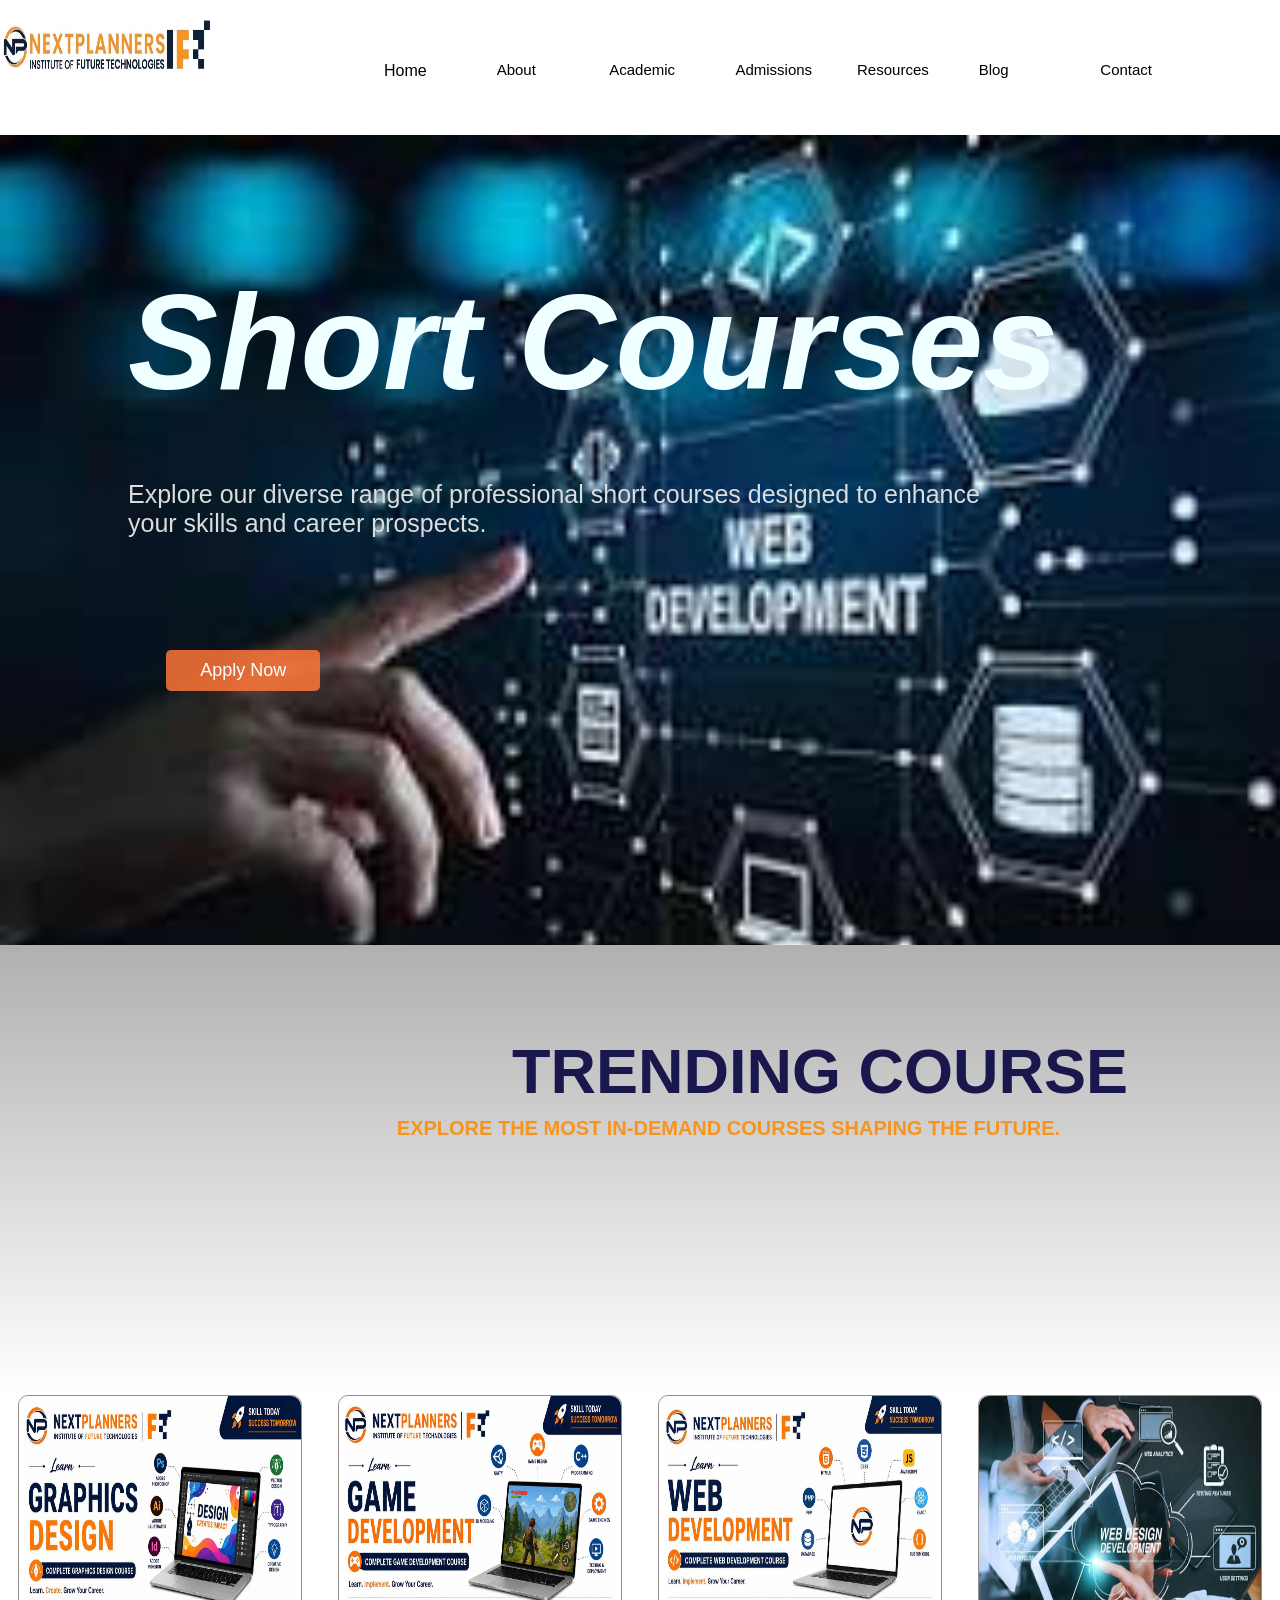
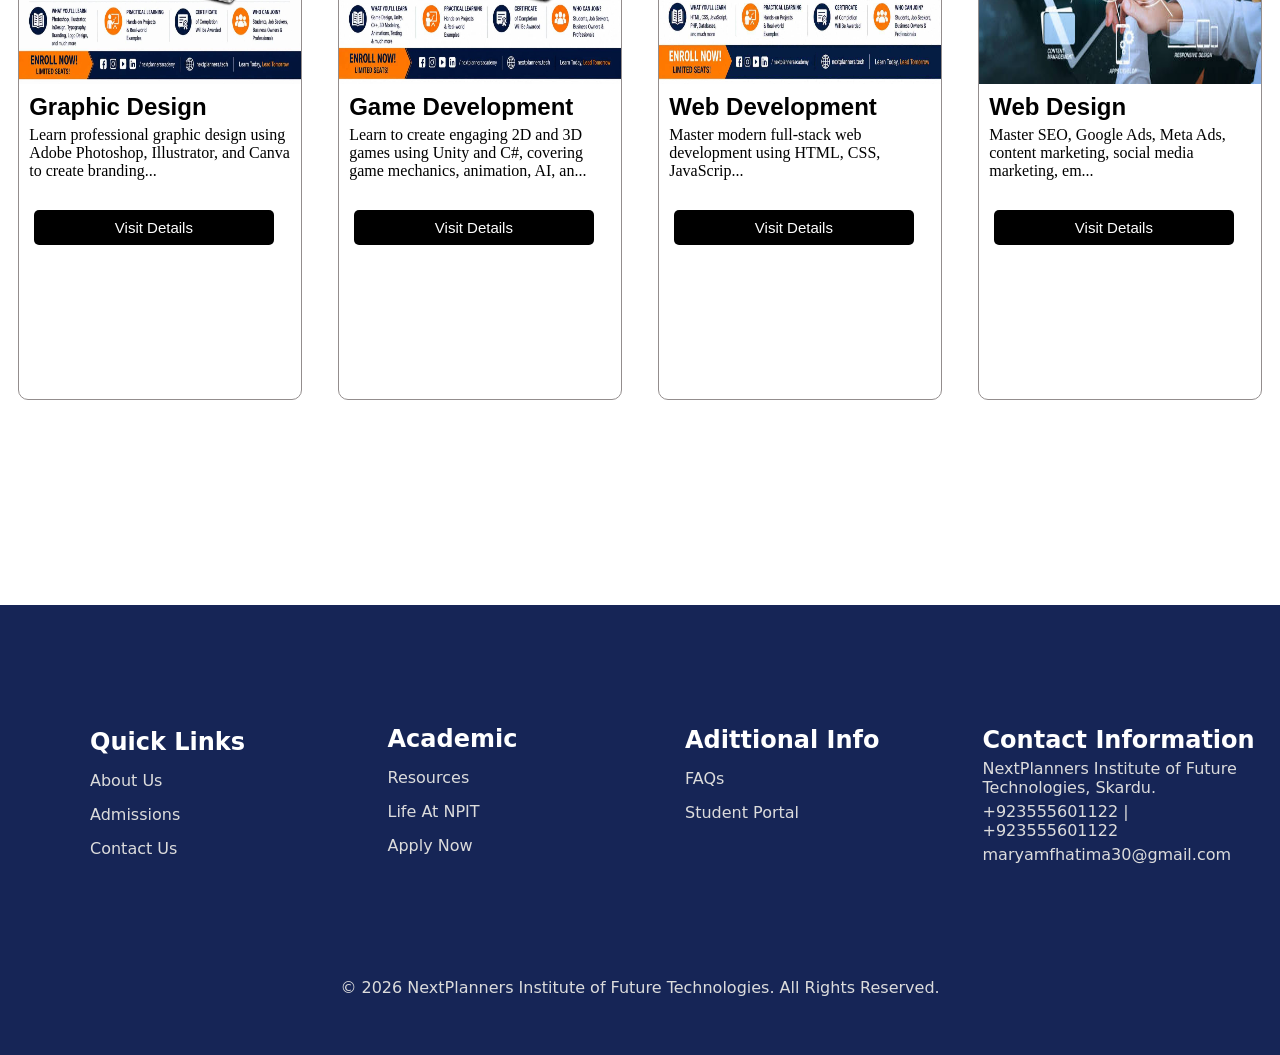
<file: css/respons.html>
<!DOCTYPE html>
<html lang="en">

<head>
    <meta charset="UTF-8">
    <meta name="viewport" content="width=device-width, initial-scale=1.0">
    <title>main page</title>
    <link rel="stylesheet" href="../css/respons.css">
</head>

<body>

    <section id="header">

        <header>
            <div class="logo"><img src="../img/npitlogo.avif" alt=""></div>
            <nav class="primaryheader">
                <div class="homi">
                    <div class="home">Home</div>
                    <ul>
                        <li>Introduction</li>
                        <li>About</li>
                        <li> Academic </li>
                    </ul>
                </div>
                <div class="about">
                    <div class="home">About</div>
                    <ul>
                        <li>Introduction</li>
                        <li>History</li>
                        <li>Vission & mission</li>
                    </ul>
                </div>
                <div class="grade">
                    <div class="home">Academic</div>
                    <ul>
                        <li>Metric Tech</li>
                        <li>Inter Tech</li>
                        <li>Short Course</li>
                    </ul>
                </div>
                <div class="pencil">
                    <div class="pen">Admissions</div>
                    <ul>
                        <li>Diploma</li>
                        <li>Short Program</li>
                        <li>Application Form</li>
                    </ul>
                </div>
                <div class="pencil">
                    <div class="pen">Resources</div>
                    <ul>
                        <li>Library</li>
                        <li>Computer Lab</li>
                        <li>Transport</li>
                    </ul>
                </div>
                <div class="lab">
                    <div class="lodo">Blog</div>
                    <ul>
                        <li>Notable Student</li>
                        <li>Notable Alumni</li>
                        <li>Blog/News</li>
                    </ul>
                </div>
                <div class="call">
                    <div class="pin">Contact</div>
                </div>
            </nav>


        </header>

    </section>
    <div class="hero">
        <h1>Short Courses </h1>
        <p>Explore our diverse range of professional short courses designed to enhance
            <br>your skills and career prospects.
        </p>
        <button>Apply Now</button>
    </div>
    <div id="gradi">
        <div class="trend">
            <h2>TRENDING COURSE</h2>
            <h4>EXPLORE THE MOST IN-DEMAND COURSES SHAPING THE FUTURE.

            </h4>
        </div>
    </div>
    <div class="glass">
        <div class="card">
            <div class="card1">
                <img src="../img/img.jpg" alt="">
                <h2>Graphic Design</h2>
                <p>Learn professional graphic design using Adobe Photoshop, Illustrator, and Canva
                    <br>to create branding...
                </p>
                <button>Visit Details</button>
            </div>

            <div class="card1">
                <img src="../img/game.jpg" alt="">
                <h2>Game Development</h2>
                <p>Learn to create engaging 2D and 3D
                    <br>games using Unity and C#, covering
                    <br> game mechanics, animation, AI, an...
                </p>
                <button>Visit Details</button>
            </div>

            <div class="card1">
                <img src="../img/computer(3).jpg" alt="">
                <h2>Web Development</h2>
                <p>Master modern full-stack web development using HTML, CSS, JavaScrip...</p>
                <button>Visit Details</button>
            </div>
            <div class="card1">
                <img src="../img/web dev.jpg" alt="">
                <h2>Web Design</h2>
                <p>Master SEO, Google Ads, Meta Ads, content marketing, social media marketing, em... </p>
                <button>Visit Details</button>
            </div>
        </div>
    </div>


    <footer>
        <div class="foot">
            <h2>Quick Links</h2>
            <ul>
                <li>About Us</li>
                <li>Admissions</li>
                <li>Contact Us</li>
            </ul>
        </div>
        <div class="foot-1">
            <h2>Academic</h2>
            <ul>
                <li>Resources</li>
                <li>Life At NPIT</li>
                <li>Apply Now</li>
            </ul>
        </div>
        <div class="foot-2">
            <h2>Adittional Info</h2>
            <ul>
                <li>FAQs</li>
                <li>Student Portal</li>
            </ul>
        </div>
        <div class="foot-3">
            <h2>Contact Information</h2>
            <p>NextPlanners Institute of Future <br> Technologies, Skardu.</p>
            <p>+923555601122 |<br>+923555601122</p>
            <p>maryamfhatima30@gmail.com</p>
        </div>
    </footer>
    <footer class="foot-4">
        <div>
            <p>© 2026 NextPlanners Institute of Future Technologies. All Rights Reserved.</p>
        </div>
    </footer>
    <a href="#header">
        <div class="arros">
            <div class="arrow">
                <img src="../img/images.png" alt="">
            </div>
        </div>
    </a>
    <div class="what">
        <div class="whatsapp">
            <img src="../img/img @.jpg" alt="">
        </div>
    </div>


</body>

</html>
</file>
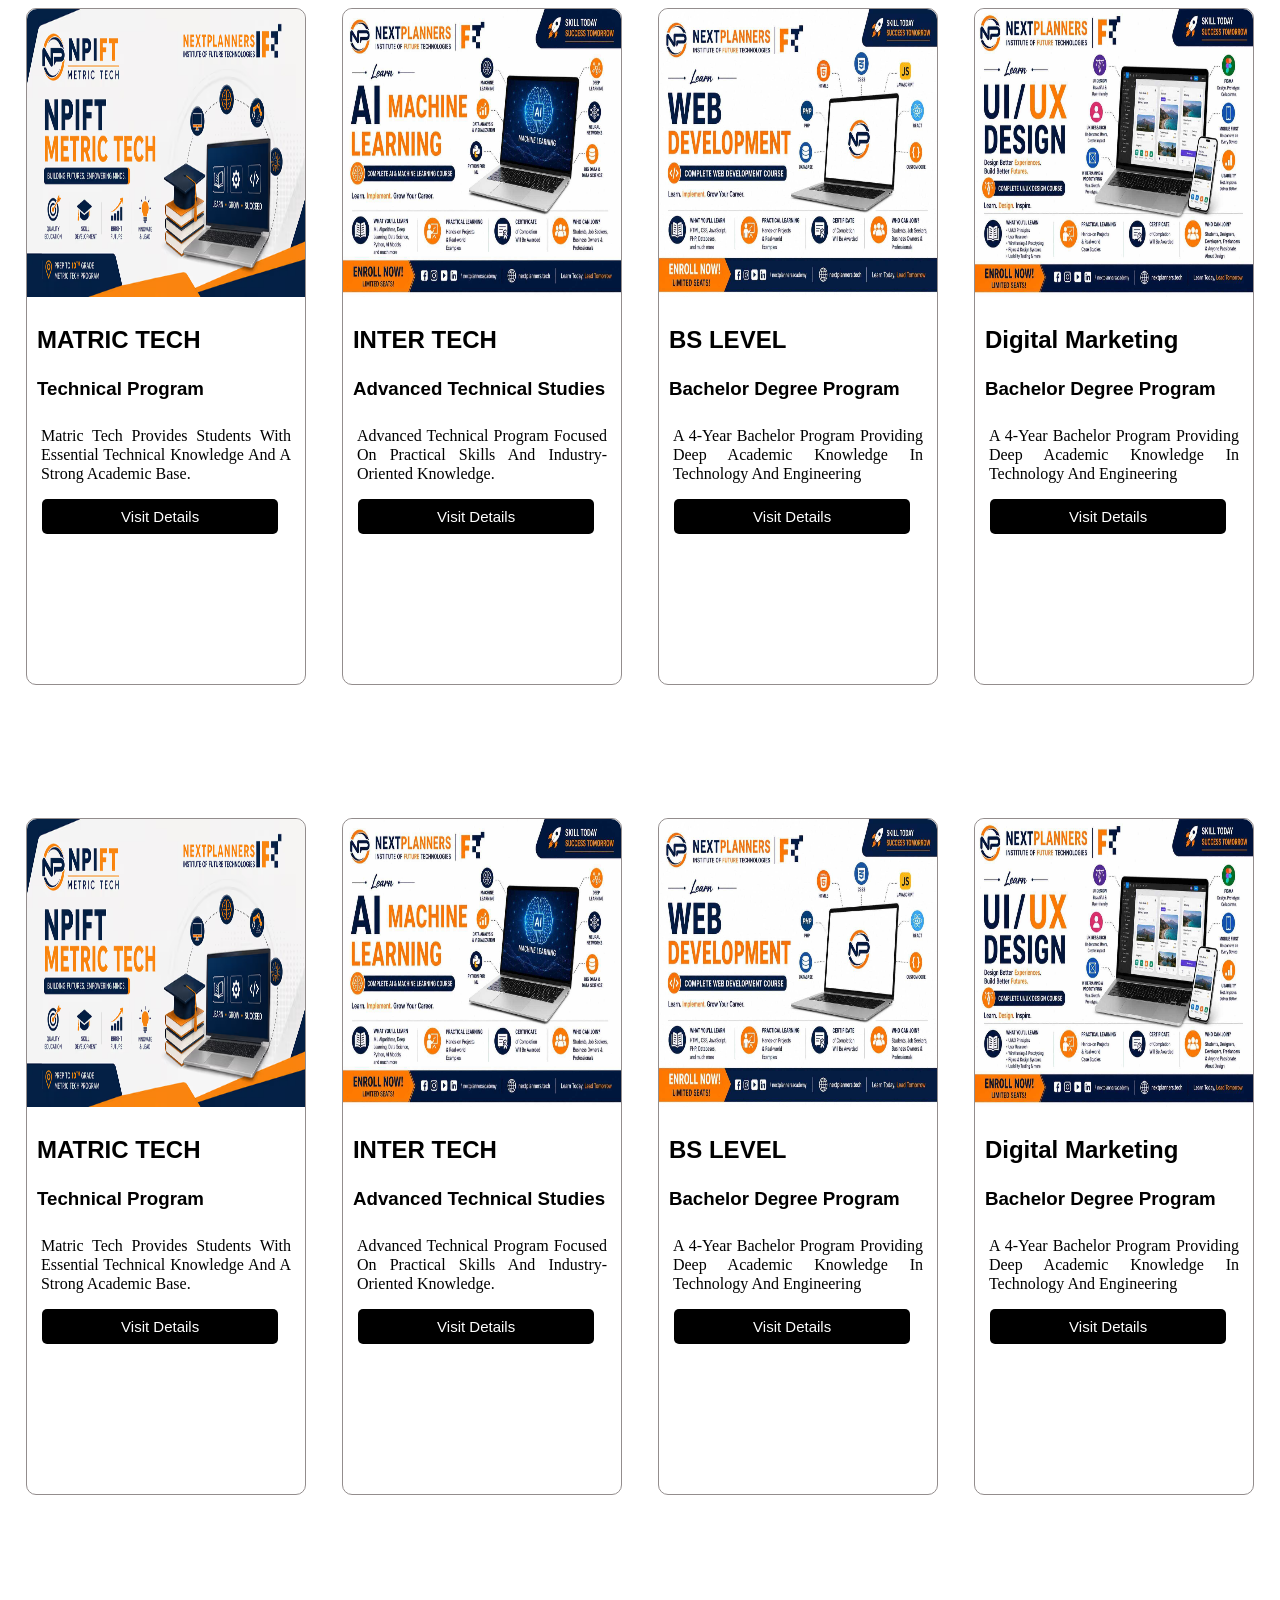
<file: css/Resposive.html>
<!DOCTYPE html>
<html lang="en">
<head>
    <meta charset="UTF-8">
    <meta name="viewport" content="width=device-width, initial-scale=1.0">
    <title>Document</title>
    <link rel="stylesheet" href="../css/style.css">
</head>
<body>
   <div class="maincard">
     <div class="card">
        <div class="card1">
            <img src="../img/metric tech (1).avif" alt="">
            <h2>MATRIC TECH</h2>
            <h3>Technical Program</h3>
            <p>Matric Tech provides students with essential technical knowledge and a strong academic base.</p>
            <button>Visit Details</button>
        </div>

        <div class="card1">
            <img src="../img/computer.jpg" alt="">
            <h2>INTER TECH</h2>
            <h3>Advanced Technical Studies</h3>
            <p>Advanced technical program focused on practical skills and industry-oriented knowledge.</p>
            <button>Visit Details</button>
        </div>

        <div class="card1">
            <img src="../img/computer(3).jpg" alt="">
            <h2>BS LEVEL</h2>
            <h3>Bachelor Degree Program</h3>
            <p>A 4-year bachelor program providing deep academic knowledge in technology and engineering</p>
            <button>Visit Details</button>
        </div>
        <div class="card1">
            <img src="../img/img 1.jpg" alt="">
            <h2>Digital Marketing</h2>
            <h3>Bachelor Degree Program</h3>
            <p>A 4-year bachelor program providing deep academic knowledge in technology and engineering</p>
            <button>Visit Details</button>
        </div>
    </div> 
     <div class="card">
        <div class="card1">
            <img src="../img/metric tech (1).avif" alt="">
            <h2>MATRIC TECH</h2>
            <h3>Technical Program</h3>
            <p>Matric Tech provides students with essential technical knowledge and a strong academic base.</p>
            <button>Visit Details</button>
        </div>

        <div class="card1">
            <img src="../img/computer.jpg" alt="">
            <h2>INTER TECH</h2>
            <h3>Advanced Technical Studies</h3>
            <p>Advanced technical program focused on practical skills and industry-oriented knowledge.</p>
            <button>Visit Details</button>
        </div>

        <div class="card1">
            <img src="../img/computer(3).jpg" alt="">
            <h2>BS LEVEL</h2>
            <h3>Bachelor Degree Program</h3>
            <p>A 4-year bachelor program providing deep academic knowledge in technology and engineering</p>
            <button>Visit Details</button>
        </div>
        <div class="card1">
            <img src="../img/img 1.jpg" alt="">
            <h2>Digital Marketing</h2>
            <h3>Bachelor Degree Program</h3>
            <p>A 4-year bachelor program providing deep academic knowledge in technology and engineering</p>
            <button>Visit Details</button>
        </div>
    </div> 
   </div>
</body>
</html>
</file>
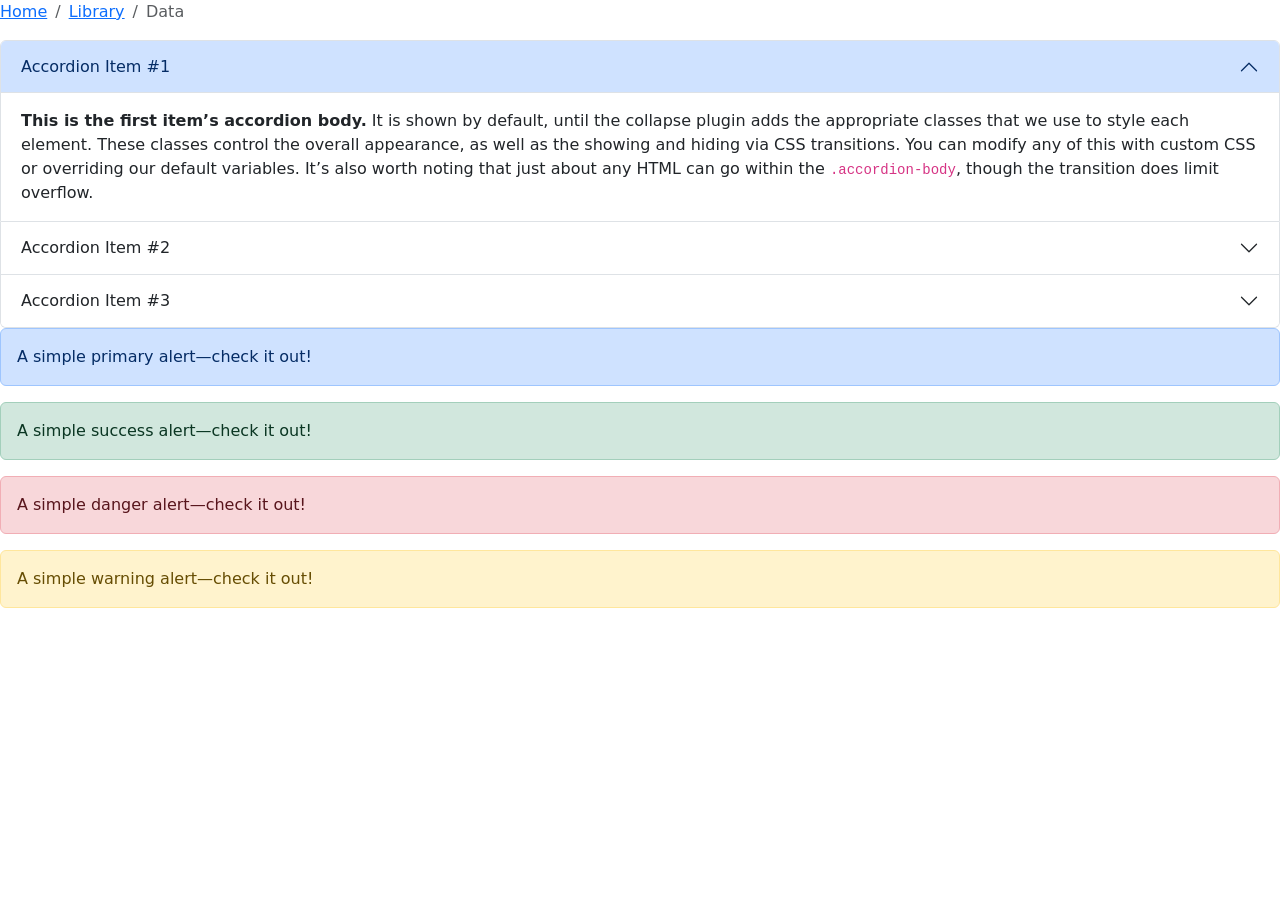
<file: bootrrap/CSS/Accordation.html>
<!DOCTYPE html>
<html lang="en">
<head>
    <meta charset="UTF-8">
    <meta name="viewport" content="width=device-width, initial-scale=1.0">
    <title>main page</title>
    <link rel="stylesheet" href="../CSS/bootstrap.min.css">
</head>
<body>

<nav aria-label="breadcrumb">
  <ol class="breadcrumb">
    <li class="breadcrumb-item"><a href="#">Home</a></li>
    <li class="breadcrumb-item"><a href="#">Library</a></li>
    <li class="breadcrumb-item active" aria-current="page">Data</li>
  </ol>
</nav>
    <div class="accordion" id="accordionExample">
  <div class="accordion-item">
    <h2 class="accordion-header">
      <button class="accordion-button" type="button" data-bs-toggle="collapse" data-bs-target="#collapseOne" aria-expanded="true" aria-controls="collapseOne">
        Accordion Item #1
      </button>
    </h2>
    <div id="collapseOne" class="accordion-collapse collapse show" data-bs-parent="#accordionExample">
      <div class="accordion-body">
        <strong>This is the first item’s accordion body.</strong> It is shown by default, until the collapse plugin adds the appropriate classes that we use to style each element. These classes control the overall appearance, as well as the showing and hiding via CSS transitions. You can modify any of this with custom CSS or overriding our default variables. It’s also worth noting that just about any HTML can go within the <code>.accordion-body</code>, though the transition does limit overflow.
      </div>
    </div>
  </div>
  <div class="accordion-item">
    <h2 class="accordion-header">
      <button class="accordion-button collapsed" type="button" data-bs-toggle="collapse" data-bs-target="#collapseTwo" aria-expanded="false" aria-controls="collapseTwo">
        Accordion Item #2
      </button>
    </h2>
    <div id="collapseTwo" class="accordion-collapse collapse" data-bs-parent="#accordionExample">
      <div class="accordion-body">
        <strong>This is the second item’s accordion body.</strong> It is hidden by default, until the collapse plugin adds the appropriate classes that we use to style each element. These classes control the overall appearance, as well as the showing and hiding via CSS transitions. You can modify any of this with custom CSS or overriding our default variables. It’s also worth noting that just about any HTML can go within the <code>.accordion-body</code>, though the transition does limit overflow.
      </div>
    </div>
  </div>
  <div class="accordion-item">
    <h2 class="accordion-header">
      <button class="accordion-button collapsed" type="button" data-bs-toggle="collapse" data-bs-target="#collapseThree" aria-expanded="false" aria-controls="collapseThree">
        Accordion Item #3
      </button>
    </h2>
    <div id="collapseThree" class="accordion-collapse collapse" data-bs-parent="#accordionExample">
      <div class="accordion-body">
        <strong>This is the third item’s accordion body.</strong> It is hidden by default, until the collapse plugin adds the appropriate classes that we use to style each element. These classes control the overall appearance, as well as the showing and hiding via CSS transitions. You can modify any of this with custom CSS or overriding our default variables. It’s also worth noting that just about any HTML can go within the <code>.accordion-body</code>, though the transition does limit overflow.
      </div>
    </div>
  </div>
</div>
<div class="alert alert-primary" role="alert">
  A simple primary alert—check it out!
</div>
<div class="alert alert-success" role="alert">
  A simple success alert—check it out!
</div>
<div class="alert alert-danger" role="alert">
  A simple danger alert—check it out!
</div>
<div class="alert alert-warning" role="alert">
  A simple warning alert—check it out!
</div>
<script src="../js/bootstrap.min.js"></script>
</body>
</html>
</file>
<file: css/index.css>
.whatsapp {
    position: fixed;
    animation: moves 2s infinite alternate-reverse;
    z-index: 1;

}

.whatsapp img {
    width: 50px;
    border-radius: 10px;
    margin-left: 205vh;


}

@keyframes moves {
    0% {
        left: 0px;
        bottom: 0%;
    }

    50% {
        right: 10px;
    }

    100% {
        left: 0px;
        bottom: 0%;
    }
}

.arrow {
    position: fixed;
    animation: move 2s infinite alternate-reverse;
    width: 30px;
    height: 20px;
    z-index: 1;
}

.arrow img {
    width: 100%;

}

@keyframes move {
    0% {
        left: 0px;
        bottom: 0%;
    }

    50% {
        bottom: 50px;
        left: 0px;
    }

    100% {
        left: 0px;
        bottom: 0%;
    }

}


* {
    margin: 0px;
    padding: 0px;
}

header {
    width: 100%;
    height: 15vh;
    background-color: white;
    display: flex;
    align-items: center;
    box-shadow: 0px 0px 10px 0px gray;
    z-index: 1;
}

.logo {
    width: 30%;
    height: 15vh;
}

.logo img {
    width: 210px;
    height: 6vh;
    padding-left: 70px;
    padding-top: 20px;
}

.list {
    display: flex;
    width: 110%;
}

li {
    list-style-type: none;
}

a {
    text-decoration: none;

}


.hero {
    width: 100%;
    height: 100vh;
    background-image: url(../img/Artificial.jpg);
    background-size: 100% 100vh;
    background-repeat: no-repeat;
}

.hero h1 {
    font-size: 60px;
    position: absolute;
    top: 25%;
    left: 12%;
    color: azure;
    font-family: 'Lucida Sans', 'Lucida Sans Regular', 'Lucida Grande', 'Lucida Sans Unicode', Geneva, Verdana, sans-serif;
    padding-top: 40px;
}

.hero p {
    font-size: 25px;
    position: absolute;
    top: 50%;
    left: 13%;
    color: gainsboro;
    font-family: 'Gill Sans', 'Gill Sans MT', Calibri, 'Trebuchet MS', sans-serif;
    padding-top: 25px;
}

.hero button {
    position: absolute;
    top: 65%;
    left: 13%;
    background-color: rgba(255, 119, 56, 0.845);
    padding: 10px;
    padding-left: 20px;
    padding-right: 20px;
    color: white;
    font-size: large;
    border: none;
    border-radius: 5px;
    width: 12%;
    cursor: pointer;
    margin-top: 30px;
}

.hero button:hover {
    background-color: gainsboro;
    color: black;
}

footer {
    width: 100%;
    height: 45vh;
    background-color: oklch(28.2% .091 267.935);
    display: flex;
    justify-content: space-around;
    align-items: center;
}

.foot h2 {
    font-family: system-ui, -apple-system, BlinkMacSystemFont, 'Segoe UI', Roboto, Oxygen, Ubuntu, Cantarell, 'Open Sans', 'Helvetica Neue', sans-serif;
}

.foot {
    width: 40%;
    color: white;
    padding-top: 60px;
    padding-left: 90px;
}

.foot li {
    width: 40%;
    color: gainsboro;
    padding-top: 15px;
    font-family: system-ui, -apple-system, BlinkMacSystemFont, 'Segoe UI', Roboto, Oxygen, Ubuntu, Cantarell, 'Open Sans', 'Helvetica Neue', sans-serif;
}

.foot-1 {
    width: 40%;
    color: white;
    padding-top: 55px;
}

.foot-1 h2 {
    font-family: system-ui, -apple-system, BlinkMacSystemFont, 'Segoe UI', Roboto, Oxygen, Ubuntu, Cantarell, 'Open Sans', 'Helvetica Neue', sans-serif;
}

.foot-1 li {
    width: 40%;
    color: gainsboro;
    padding-top: 15px;
    font-family: system-ui, -apple-system, BlinkMacSystemFont, 'Segoe UI', Roboto, Oxygen, Ubuntu, Cantarell, 'Open Sans', 'Helvetica Neue', sans-serif;
}

.foot-2 h2 {
    font-family: system-ui, -apple-system, BlinkMacSystemFont, 'Segoe UI', Roboto, Oxygen, Ubuntu, Cantarell, 'Open Sans', 'Helvetica Neue', sans-serif;
}

.foot-2 {
    width: 40%;
    color: white;
    padding-top: 23px;
}

.foot-2 li {
    width: 40%;
    color: gainsboro;
    padding-top: 15px;
    font-family: system-ui, -apple-system, BlinkMacSystemFont, 'Segoe UI', Roboto, Oxygen, Ubuntu, Cantarell, 'Open Sans', 'Helvetica Neue', sans-serif;
}

.foot-3 {
    width: 40%;
    color: white;
    padding-top: 10px;
}

.foot-3 h2 {
    font-family: system-ui, -apple-system, BlinkMacSystemFont, 'Segoe UI', Roboto, Oxygen, Ubuntu, Cantarell, 'Open Sans', 'Helvetica Neue', sans-serif;
}

.foot-3 li {
    width: 40%;
    padding-top: 15px;
}

.foot-3 p {
    padding-top: 5px;
    color: gainsboro;
    font-family: system-ui, -apple-system, BlinkMacSystemFont, 'Segoe UI', Roboto, Oxygen, Ubuntu, Cantarell, 'Open Sans', 'Helvetica Neue', sans-serif;
}

.foot-3 h2 {
    padding-top: 55px;

}

.foot-4 {
    background-color: oklch(28.2% .091 267.935);
    justify-content: center;
    height: 15vh;
    color: gainsboro;
    font-family: system-ui, -apple-system, BlinkMacSystemFont, 'Segoe UI', Roboto, Oxygen, Ubuntu, Cantarell, 'Open Sans', 'Helvetica Neue', sans-serif;
    font-style: normal;
}

.card {
    background-color: white;
    width: 100%;
    height: 90vh;
    display: flex;
    justify-content: space-around;
    border-radius: 20px 20px 10px 10px;
}

.card1 {
    background-color: white;
    width: 22%;
    height: 67vh;
    border-radius: 10px 10px 10px 10px;
    border: 0.5px rgb(147, 141, 141) solid;

}

.card1 img {
    width: 100%;
    border-radius: 10px 10px 0px 0px;
    height: 32vh;
}

.card1 h2 {
    color: black;
    margin-left: 10px;
    font-family: sans-serif;
    padding-top: 5px;
}

.card1 h3 {
    color: black;
    margin-left: 10px;
    font-family: sans-serif;
    padding-top: 4px;
}

.card1 p {

    margin-top: -3px;
    padding: 0px 14px 0px 14px;
    text-align: justify;
    line-height: 1.2;
    font-family: 'Times New Roman', Times, serif;
    font-weight: 400;
    text-transform: capitalize;
    padding-top: 10px;
}


.card button {
    background-color: black;
    color: white;
    border-radius: 5px;
    width: 85%;
    height: 35px;
    font-family: sans-serif;
    margin-top: 30px;
    margin-left: 15px;
    border: none;
    cursor: pointer;
    font-size: 15px;
}

.card button:hover {
    background-color: rgb(255, 132, 31);
}

.card1:hover {
    box-shadow: 0px 0px 3px 0px;
}



.foot-0 {
    color: black;
    background-color: white;
}

.feel {
    color: black;
    background-color: white;
    height: 300px;
    width: 250%;
    display: flex;
}

.feel p {
    font-family: system-ui, -apple-system, BlinkMacSystemFont, 'Segoe UI', Roboto, Oxygen, Ubuntu, Cantarell, 'Open Sans', 'Helvetica Neue', sans-serif;
    line-height: 1.7;
    padding-right: 5%;
    padding-left: 2%;
    text-align: justify;
}

.feel img {
    width: 30%;
    height: 85%;
    margin-right: 50px;
}

.feel-2 {
    background-color: white;
    color: darkblue;
    height: 180px;
}

.paper {
    background-color: white;
    width: 100%;
    height: 75vh;
    display: flex;
    justify-content: space-around;
    border-radius: 20px 20px 10px 10px;
}

.paper1 {
    background-color: white;
    width: 22%;
    height: 67vh;
    border-radius: 10px 10px 10px 10px;
    border: 0.5px rgb(147, 141, 141) solid;

}

.paper1 img {
    width: 100%;
    border-radius: 10px 10px 0px 0px;
    height: 32vh;
}

.paper1 h2 {
    color: black;
    margin-left: 10px;
    font-family: sans-serif;
}

.paper1 h3 {
    color: black;
    margin-left: 10px;
    font-family: sans-serif;
}

.paper1 p {

    margin-top: -3px;
    padding: 0px 14px 0px 14px;
    text-align: justify;
    line-height: 1.5;
    font-family: 'Times New Roman', Times, serif;
    font-weight: 400;
    text-transform: capitalize;
    padding-top: 5px;

}

.paper1:hover {
    box-shadow: 0px 0px 3px 0px;
}

.paper2 {
    background-color: white;
    width: 22%;
    height: 67vh;
    border-radius: 10px 10px 10px 10px;
    border: 0.5px rgb(147, 141, 141) solid;

}

.paper2:hover {
    box-shadow: 0px 0px 3px 0px;
}

.paper2 img {
    width: 100%;
    border-radius: 10px 10px 0px 0px;
    height: 32vh;
}

.paper2 h2 {
    color: black;
    margin-left: 10px;
    font-family: sans-serif;
}

.paper2 h3 {
    color: black;
    margin-left: 10px;
    font-family: sans-serif;
}

.paper2 p {

    margin-top: -3px;
    padding: 0px 14px 0px 14px;
    text-align: justify;
    line-height: 1.5;
    font-family: 'Times New Roman', Times, serif;
    font-weight: 400;
    text-transform: capitalize;
    padding-top: 5px;

}

.paper3 {
    background-color: white;
    width: 22%;
    height: 67vh;
    border-radius: 10px 10px 10px 10px;
    border: 0.5px rgb(147, 141, 141) solid;
}

.paper3:hover {
    box-shadow: 0px 0px 3px 0px;
}

.paper3 img {
    width: 100%;
    border-radius: 10px 10px 0px 0px;
    height: 32vh;
}

.paper3 h2 {
    color: black;
    margin-left: 10px;
    font-family: sans-serif;
}

.paper3 h3 {
    color: black;
    margin-left: 10px;
    font-family: sans-serif;
}

.paper3 p {

    margin-top: -3px;
    padding: 0px 14px 0px 14px;
    text-align: justify;
    line-height: 1.5;
    font-family: 'Times New Roman', Times, serif;
    font-weight: 400;
    text-transform: capitalize;
    padding-top: 5px;
}

.paper4 {
    background-color: white;
    width: 22%;
    height: 67vh;
    border-radius: 10px 10px 10px 10px;
    border: 0.5px rgb(147, 141, 141) solid;

}

.paper4 img {
    width: 100%;
    border-radius: 10px 10px 0px 0px;
    height: 32vh;
}

.paper4 h2 {
    color: black;
    margin-left: 10px;
    font-family: sans-serif;
}

.paper4 h3 {
    color: black;
    margin-left: 10px;
    font-family: sans-serif;
}

.paper4 p {

    margin-top: -3px;
    padding: 0px 14px 0px 14px;
    text-align: justify;
    line-height: 1.5;
    font-family: 'Times New Roman', Times, serif;
    font-weight: 400;
    text-transform: capitalize;
    padding-top: 5px;
}

.paper4:hover {
    box-shadow: 0px 0px 3px 0px;
}

.paper button {
    background-color: black;
    color: white;
    border-radius: 5px;
    width: 90%;
    height: 35px;
    font-family: sans-serif;
    margin-top: 30px;
    margin-left: 15px;
    border: none;
    cursor: pointer;
    font-size: 15px;
}

.paper button:hover {
    background-color: rgb(255, 132, 31);
}

.stone {
    justify-content: center;
    padding-left: 30%;
    line-height: 30px;
    height: 100%;
    padding-bottom: 80px;
}

.stone h1 {
    font-size: 15vh;
    padding-bottom: 50px;
    font-family: 'Franklin Gothic Medium', 'Arial Narrow', Arial, sans-serif;
    padding-left: 0vh;
}

.stone h3 {
    padding-left: 13vh;
    font-size: 4vh;
    padding-bottom: 10px;
    font-family: 'Gill Sans', 'Gill Sans MT', Calibri, 'Trebuchet MS', sans-serif;
}

.stone p {
    font-family: 'Segoe UI', Tahoma, Geneva, Verdana, sans-serif;
    text-align: justify;
    margin-right: 50%;
}

.stone1 button {
    background-color: orange;
    color: aliceblue;
    width: 16%;
    height: 7vh;
    border-style: none;
    border-radius: 2px;
    margin-left: 17%;
    margin-top: 60px;
    font-size: 20px;
    font-family: 'Franklin Gothic Medium', 'Arial Narrow', Arial, sans-serif;
    cursor: pointer;
}

.stone1 button:hover {
    color: rgb(28, 28, 94);
    background-color: gainsboro;

}

.primaryheader {
    width: 60%;
    display: flex;
}

.homi {
    width: 28%;
    height: 20px;
    cursor: pointer;
    transition: 2s;
    line-height: 2;
    font-family: 'Franklin Gothic Medium', 'Arial Narrow', Arial, sans-serif;

}

.homi ul {
    display: none;
    transition: 2s;
    margin-top: -5px;
    padding-left: 25px;
    border-radius: 10px;
    padding-top: 10px;

}

.homi:hover ul {
    display: block;
    background-color: white;

}

.about {
    width: 25%;
    height: 24px;
    cursor: pointer;
    font-size: 15px;
    transition: 2s;
    line-height: 2;
    font-family: 'Franklin Gothic Medium', 'Arial Narrow', Arial, sans-serif;

}

.about ul {
    display: none;
    transition: 2s;
    margin-top: -5px;
    padding-left: 13px;
    border-radius: 10px;
    padding-top: 15px;

}

.about:hover ul {
    display: block;
    background-color: white;

}

.grade {
    width: 28%;
    height: 25px;
    cursor: pointer;
    font-size: 15px;
    transition: 2s;
    line-height: 2;
    font-family: 'Franklin Gothic Medium', 'Arial Narrow', Arial, sans-serif;
}

.grade ul {
    display: none;
    transition: 2s;
    margin-top: -5px;
    padding-left: 13px;
    border-radius: 10px;
    padding-top: 15px;
}

.grade:hover ul {
    display: block;

    background-color: white;

}

.pencil {
    width: 27%;
    height: 20px;
    cursor: pointer;
    font-size: 15px;
    transition: 2s;
    line-height: 2;
    font-family: 'Franklin Gothic Medium', 'Arial Narrow', Arial, sans-serif;

}

.pencil ul {
    display: none;
    transition: 2s;
    margin-top: -5px;
    border-radius: 10px;
    padding-left: 13px;
    padding-top: 15px;
}

.pencil:hover ul {
    display: block;

    background-color: white;

}

.call {
    width: 10%;
    height: 20px;
    cursor: pointer;
    font-size: 15px;
    transition: 2s;
    line-height: 2;
    font-family: 'Franklin Gothic Medium', 'Arial Narrow', Arial, sans-serif;
}

.lab {
    width: 27%;
    height: 25px;
    cursor: pointer;
    font-size: 15px;
    transition: 2s;
    line-height: 2;
    font-family: 'Franklin Gothic Medium', 'Arial Narrow', Arial, sans-serif;
}

.lab ul {
    display: none;
    transition: 2s;
    margin-top: -5px;
    padding-left: 13px;
    border-radius: 10px;
    padding-top: 15px;
}

.lab:hover ul {
    display: block;
    background-color: white;
}

#gradi {
    width: 100%;
    height: 50vh;
    background-image: linear-gradient(rgb(177, 176, 176), white);
    margin-bottom: 0px;
}

.trend {
    width: 100%;
    height: 70vh;
    padding-top: 90px;
}

.trend h2 {
    padding-left: 40%;
    font-size: 7vh;
    font-family: 'Franklin Gothic Medium', 'Arial Narrow', Arial, sans-serif;
    color: #1a174d;
    font-weight: bold;
}

.trend h4 {
    padding-left: 31%;
    font-family: 'Segoe UI', Tahoma, Geneva, Verdana, sans-serif;
    color: #f7941d;
    padding-top: 10px;
    font-size: 20px;
}

@media (max-width:900px) {
    .card {
        flex-direction: column;
        width: 47%;
    }

    .card1 {
        width: 100%;
        margin-bottom: 40px;
    }

    .glass {
        width: 100%;
        display: flex;
        justify-content: space-around;
    }

}



@media (max-width:900px) {
    .paper {
        flex-direction: column;
        width: 47%;
    }

    .paper1 {
        width: 100%;
        margin-bottom: 40px;

    }

    .box {
        width: 100%;
        display: flex;
        justify-content: space-around;

    }

}

@media (max-width:630px) {
    .box {
        flex-direction: column;
    }

    .paper {
        width: 100%;
        margin-bottom: 20px;
        height: 220vh;
    }

}

@media (max-width:600px) {
    .glass {
        flex-direction: column;
    }

    .card {
        width: 100%;
        margin-bottom: 20px;
        height: 220vh;
    }

    footer {
        flex-direction: column;
        height: inherit;
    }

    .hero h1 {
        font-size: 7vh;
        text-align: center;
        left: 0;
        /* top: 0; */
    }

    .hero p {
        left: 40px;
    }

    .hero button {
        width: 50%;
        top: 58%;
        left: 7%;
        width: 35%;
    }

    .trend h2 {
        padding-left: 0%;
        text-align: center;
    }

    .trend h4 {
        padding-left: 2%;
        font-size: 17px;
    }

    .logo {
        width: 31%;
        height: 85px;
        margin-left: 60px;
        /* align-items: center; */
        justify-content: center;
    }

    .logo img {
        width: 140%;
        height: 40px;
    }

    header {
        width: 0;
        height: 0;
        display: contents;
    }

    .primaryheader {
        width: 100%;
        padding-bottom: 15px;
    }

    .stone h1 {
        font-size: 9vh;
        padding-left: 0vh;
    }

    .stone h3 {
        padding-left: 1px;
    }

    .stone p {
        line-height: 2;
        text-align: justify;
        padding-top: 10px;
        padding-right: 80px;
        margin-right: 0;
    }

    .stone {
        padding-left: 85px;

    }

    .stone1 button {
        width: 130px;
        height: 50px;
    }

    .feel {
        flex-direction: column;
        /* height: 90vh; */
        height: 70vh;
        width: 100%;
    }

    .feel img {
        width: 90%;
        height: 50%;
        margin-right: 0;
        padding-left: 20px;
        padding-top: 30px;
    }

    .feel p {
        line-height: 2;
        text-align: justify;
    }

    .feel-2 {
        width: 100%;
    }

    .foot {
        padding-left: 9px;
    }
    .hero {
        height: 75vh;
    }

}
</file>
<file: short.css>
.whatsapp {
    position: fixed;
    animation: moves 2s infinite alternate-reverse;
    z-index: 1;

}

.whatsapp img {
    width: 50px;
    border-radius: 10px;
    margin-left: 205vh;


}

@keyframes moves {
    0% {
        left: 0px;
        bottom: 0%;
    }

    50% {
        right: 10px;
    }

    100% {
        left: 0px;
        bottom: 0%;
    }
}

.arrow {
    position: fixed;
    animation: move 2s infinite alternate-reverse;
    width: 30px;
    height: 20px;
    z-index: 1;
}

.arrow img {
    width: 100%;

}

@keyframes move {
    0% {
        left: 0px;
        bottom: 0%;
    }

    50% {
        bottom: 50px;
        left: 0px;
    }

    100% {
        left: 0px;
        bottom: 0%;
    }

}


* {
    margin: 0px;
    padding: 0px;
}

header {
    width: 100%;
    height: 15vh;
    background-color: white;
    display: flex;
    align-items: center;
    box-shadow: 0px 0px 10px 0px gray;
    z-index: 1;
}

.logo {
    width: 30%;
    height: 15vh;
}

.logo img {
    width: 210px;
    height: 6vh;
    padding-left: 70px;
    padding-top: 20px;
}

.list {
    display: flex;
    width: 110%;
}

li {
    list-style-type: none;
}

a {
    text-decoration: none;

}


.hero {
    width: 100%;
    height: 100vh;
    background-image: url(../img/Artificial.jpg);
    background-size: 100% 100vh;
    background-repeat: no-repeat;
}

.hero h1 {
    font-size: 60px;
    position: absolute;
    top: 25%;
    left: 12%;
    color: azure;
    font-family: 'Lucida Sans', 'Lucida Sans Regular', 'Lucida Grande', 'Lucida Sans Unicode', Geneva, Verdana, sans-serif;
    padding-top: 40px;
}

.hero p {
    font-size: 25px;
    position: absolute;
    top: 50%;
    left: 13%;
    color: gainsboro;
    font-family: 'Gill Sans', 'Gill Sans MT', Calibri, 'Trebuchet MS', sans-serif;
    padding-top: 25px;
}

.hero button {
    position: absolute;
    top: 65%;
    left: 13%;
    background-color: rgba(255, 119, 56, 0.845);
    padding: 10px;
    padding-left: 20px;
    padding-right: 20px;
    color: white;
    font-size: large;
    border: none;
    border-radius: 5px;
    width: 12%;
    cursor: pointer;
    margin-top: 30px;
}

.hero button:hover {
    background-color: gainsboro;
    color: black;
}

footer {
    width: 100%;
    height: 45vh;
    background-color: oklch(28.2% .091 267.935);
    display: flex;
    justify-content: space-around;
    align-items: center;
}

.foot h2 {
    font-family: system-ui, -apple-system, BlinkMacSystemFont, 'Segoe UI', Roboto, Oxygen, Ubuntu, Cantarell, 'Open Sans', 'Helvetica Neue', sans-serif;
}

.foot {
    width: 40%;
    color: white;
    padding-top: 60px;
    padding-left: 90px;
}

.foot li {
    width: 40%;
    color: gainsboro;
    padding-top: 15px;
    font-family: system-ui, -apple-system, BlinkMacSystemFont, 'Segoe UI', Roboto, Oxygen, Ubuntu, Cantarell, 'Open Sans', 'Helvetica Neue', sans-serif;
}

.foot-1 {
    width: 40%;
    color: white;
    padding-top: 55px;
}

.foot-1 h2 {
    font-family: system-ui, -apple-system, BlinkMacSystemFont, 'Segoe UI', Roboto, Oxygen, Ubuntu, Cantarell, 'Open Sans', 'Helvetica Neue', sans-serif;
}

.foot-1 li {
    width: 40%;
    color: gainsboro;
    padding-top: 15px;
    font-family: system-ui, -apple-system, BlinkMacSystemFont, 'Segoe UI', Roboto, Oxygen, Ubuntu, Cantarell, 'Open Sans', 'Helvetica Neue', sans-serif;
}

.foot-2 h2 {
    font-family: system-ui, -apple-system, BlinkMacSystemFont, 'Segoe UI', Roboto, Oxygen, Ubuntu, Cantarell, 'Open Sans', 'Helvetica Neue', sans-serif;
}

.foot-2 {
    width: 40%;
    color: white;
    padding-top: 23px;
}

.foot-2 li {
    width: 40%;
    color: gainsboro;
    padding-top: 15px;
    font-family: system-ui, -apple-system, BlinkMacSystemFont, 'Segoe UI', Roboto, Oxygen, Ubuntu, Cantarell, 'Open Sans', 'Helvetica Neue', sans-serif;
}

.foot-3 {
    width: 40%;
    color: white;
    padding-top: 10px;
}

.foot-3 h2 {
    font-family: system-ui, -apple-system, BlinkMacSystemFont, 'Segoe UI', Roboto, Oxygen, Ubuntu, Cantarell, 'Open Sans', 'Helvetica Neue', sans-serif;
}

.foot-3 li {
    width: 40%;
    padding-top: 15px;
}

.foot-3 p {
    padding-top: 5px;
    color: gainsboro;
    font-family: system-ui, -apple-system, BlinkMacSystemFont, 'Segoe UI', Roboto, Oxygen, Ubuntu, Cantarell, 'Open Sans', 'Helvetica Neue', sans-serif;
}

.foot-3 h2 {
    padding-top: 55px;

}

.foot-4 {
    background-color: oklch(28.2% .091 267.935);
    justify-content: center;
    height: 15vh;
    color: gainsboro;
    font-family: system-ui, -apple-system, BlinkMacSystemFont, 'Segoe UI', Roboto, Oxygen, Ubuntu, Cantarell, 'Open Sans', 'Helvetica Neue', sans-serif;
    font-style: normal;
}

.card {
    background-color: white;
    width: 100%;
    height: 90vh;
    display: flex;
    justify-content: space-around;
    border-radius: 20px 20px 10px 10px;
}

.card1 {
    background-color: white;
    width: 22%;
    height: 67vh;
    border-radius: 10px 10px 10px 10px;
    border: 0.5px rgb(147, 141, 141) solid;

}

.card1 img {
    width: 100%;
    border-radius: 10px 10px 0px 0px;
    height: 32vh;
}

.card1 h2 {
    color: black;
    margin-left: 10px;
    font-family: sans-serif;
    padding-top: 5px;
}

.card1 h3 {
    color: black;
    margin-left: 10px;
    font-family: sans-serif;
    padding-top: 4px;
}

.card1 p {

    margin-top: -3px;
    padding: 0px 14px 0px 14px;
    text-align: justify;
    line-height: 1.2;
    font-family: 'Times New Roman', Times, serif;
    font-weight: 400;
    text-transform: capitalize;
    padding-top: 10px;
}


.card button {
    background-color: black;
    color: white;
    border-radius: 5px;
    width: 85%;
    height: 35px;
    font-family: sans-serif;
    margin-top: 30px;
    margin-left: 15px;
    border: none;
    cursor: pointer;
    font-size: 15px;
}

.card button:hover {
    background-color: rgb(255, 132, 31);
}

.card1:hover {
    box-shadow: 0px 0px 3px 0px;
}


.paper1 {
    background-color: white;
    width: 100%;
    height: 90vh;
    display: flex;
    justify-content: space-around;
    border-radius: 20px 20px 10px 10px;
}

.card2 {
    background-color: white;
    width: 22%;
    height: 67vh;
    border-radius: 10px 10px 10px 10px;
    border: 0.5px rgb(147, 141, 141) solid;

}

.card2 img {
    width: 100%;
    border-radius: 10px 10px 0px 0px;
    height: 32vh;
}

.card2 h2 {
    color: black;
    margin-left: 10px;
    font-family: sans-serif;
    padding-top: 5px;
}

.card2 h3 {
    color: black;
    margin-left: 10px;
    font-family: sans-serif;
    padding-top: 4px;
}

.card2 p {

    margin-top: -3px;
    padding: 0px 14px 0px 14px;
    text-align: justify;
    line-height: 1.2;
    font-family: 'Times New Roman', Times, serif;
    font-weight: 400;
    text-transform: capitalize;
    padding-top: 10px;
}


.paper button {
    background-color: black;
    color: white;
    border-radius: 5px;
    width: 85%;
    height: 35px;
    font-family: sans-serif;
    margin-top: 30px;
    /* margin-left: 15px; */
    border: none;
    cursor: pointer;
    font-size: 15px;
}

.paper button:hover {
    background-color: rgb(255, 132, 31);
}

.card2:hover {
    box-shadow: 0px 0px 3px 0px;
}

.primaryheader {
    width: 60%;
    display: flex;
}

.homi {
    width: 28%;
    height: 20px;
    cursor: pointer;
    transition: 2s;
    line-height: 2;
    font-family: 'Franklin Gothic Medium', 'Arial Narrow', Arial, sans-serif;

}

.homi ul {
    display: none;
    transition: 2s;
    margin-top: -5px;
    padding-left: 25px;
    border-radius: 10px;
    padding-top: 10px;

}

.homi:hover ul {
    display: block;
    background-color: white;

}

.about {
    width: 25%;
    height: 24px;
    cursor: pointer;
    font-size: 15px;
    transition: 2s;
    line-height: 2;
    font-family: 'Franklin Gothic Medium', 'Arial Narrow', Arial, sans-serif;

}

.about ul {
    display: none;
    transition: 2s;
    margin-top: -5px;
    padding-left: 13px;
    border-radius: 10px;
    padding-top: 15px;

}

.about:hover ul {
    display: block;
    background-color: white;

}

.grade {
    width: 28%;
    height: 25px;
    cursor: pointer;
    font-size: 15px;
    transition: 2s;
    line-height: 2;
    font-family: 'Franklin Gothic Medium', 'Arial Narrow', Arial, sans-serif;
}

.grade a {
    list-style-type: none;
}

.grade ul {
    display: none;
    transition: 2s;
    margin-top: -5px;
    padding-left: 13px;
    border-radius: 10px;
    padding-top: 15px;
}

.grade:hover ul {
    display: block;

    background-color: white;

}

.pencil {
    width: 27%;
    height: 20px;
    cursor: pointer;
    font-size: 15px;
    transition: 2s;
    line-height: 2;
    font-family: 'Franklin Gothic Medium', 'Arial Narrow', Arial, sans-serif;

}

.pencil ul {
    display: none;
    transition: 2s;
    margin-top: -5px;
    border-radius: 10px;
    padding-left: 13px;
    padding-top: 15px;
}

.pencil:hover ul {
    display: block;

    background-color: white;

}

.call {
    width: 10%;
    height: 20px;
    cursor: pointer;
    font-size: 15px;
    transition: 2s;
    line-height: 2;
    font-family: 'Franklin Gothic Medium', 'Arial Narrow', Arial, sans-serif;
}

.lab {
    width: 27%;
    height: 25px;
    cursor: pointer;
    font-size: 15px;
    transition: 2s;
    line-height: 2;
    font-family: 'Franklin Gothic Medium', 'Arial Narrow', Arial, sans-serif;
}

.lab ul {
    display: none;
    transition: 2s;
    margin-top: -5px;
    padding-left: 13px;
    border-radius: 10px;
    padding-top: 15px;
}

.lab:hover ul {
    display: block;
    background-color: white;
}

#gradi {
    width: 100%;
    height: 20vh;
    background-image: linear-gradient(rgb(177, 176, 176), white);
    margin-bottom: 0px;
}

@media (max-width:900px) {
    .card {
        flex-direction: column;
        width: 47%;
    }

    .card1 {
        width: 100%;
        margin-bottom: 40px;
    }

    .glass {
        width: 100%;
        display: flex;
        justify-content: space-around;
    }

}

@media (max-width:900px) {
    .paper1 {
        flex-direction: column;
        width: 100%;
        height: 220vh;
    }

    .card2{
        width: 100%;
        margin-bottom: 40px;
    }

    .paper {
        width: 100%;
        display: flex;
        justify-content: space-around;
    }

}

@media (max-width:600px) {
    .glass {
        flex-direction: column;
    }

    .card {
        width: 100%;
        margin-bottom: 20px;
        height: 220vh;
    }

    .paper {
        flex-direction: column;
        
    }

    footer {
        flex-direction: column;
        height: inherit;
    }

    .hero h1 {
        font-size: 7vh;
        text-align: center;
        left: 0;
        /* top: 0; */
    }

    .hero p {
        left: 40px;
    }

    .hero button {
        width: 50%;
        top: 58%;
        left: 7%;
        width: 35%;
    }


    .logo {
        width: 31%;
        height: 85px;
        margin-left: 60px;
        /* align-items: center; */
        justify-content: center;
    }

    .logo img {
        width: 140%;
        height: 40px;
    }

    header {
        width: 0;
        height: 0;
        display: contents;
    }

    .primaryheader {
        width: 100%;
        padding-bottom: 15px;
    }
    .foot {
        padding-left: 9px;
    }

    .hero {
        height: 75vh;
    }

    body {
        margin: 0;
    }

}
</file>
<file: css/respons.css>
.whatsapp {
    position: fixed;
    animation: moves 2s infinite alternate-reverse;
    z-index: 1;

}

.whatsapp img {
    width: 50px;
    border-radius: 10px;
    margin-left: 205vh;


}

@keyframes moves {
    0% {
        left: 0px;
        bottom: 0%;
    }

    50% {
        right: 10px;
    }

    100% {
        left: 0px;
        bottom: 0%;
    }
}

.arrow {
    position: fixed;
    animation: move 2s infinite alternate-reverse;
    width: 30px;
    height: 20px;
    z-index: 1;
}

.arrow img {
    width: 100%;

}

@keyframes move {
    0% {
        left: 0px;
        bottom: 0%;
    }

    50% {
        bottom: 50px;
        left: 0px;
    }

    100% {
        left: 0px;
        bottom: 0%;
    }

}


* {
    margin: 0px;
    padding: 0px;
}

header {
    width: 100%;
    height: 15vh;
    background-color: white;
    display: flex;
    align-items: center;
    box-shadow: 0px 0px 10px 0px gray;
    z-index: 1;
}

.logo {
    width: 30%;
    height: 15vh;
}

.logo img {
    width: 210px;
    height: 6vh;
    /* padding-left: 70px; */
    padding-top: 20px;
}

.list {
    display: flex;
    width: 110%;
}

li {
    list-style-type: none;
}

a {
    text-decoration: none;

}


.hero {
    width: 100%;
    height: 90vh;
    background-image: url(../img/Artificial.jpg);
    background-size: 100% 100vh;
    background-repeat: no-repeat;
}

.hero h1 {
    font-size: 60px;
    position: absolute;
    top: 25%;
    left: 10%;
    color: azure;
    font-style: italic;
    font-family: 'Gill Sans', 'Gill Sans MT', Calibri, 'Trebuchet MS', sans-serif;
    font-size: 15vh;
    padding-top: 40px;
}

.hero p {
    font-size: 25px;
    position: absolute;
    top: 50%;
    left: 10%;
    color: gainsboro;
    font-family: Arial, Helvetica, sans-serif;
    padding-top: 30px;

}

.hero button {
    position: absolute;
    top: 70%;
    left: 13%;
    background-color: rgba(255, 119, 56, 0.845);
    padding: 10px;
    padding-left: 20px;
    padding-right: 20px;
    color: white;
    font-size: large;
    border: none;
    border-radius: 5px;
    width: 12%;
    cursor: pointer;
    margin-top: 20px;
}

.hero button:hover {
    background-color: gainsboro;
    color: black;
}

footer {
    width: 100%;
    height: 35vh;
    background-color: oklch(28.2% .091 267.935);
    display: flex;
    justify-content: space-around;
    align-items: center;
}

.foot h2 {
    font-family: system-ui, -apple-system, BlinkMacSystemFont, 'Segoe UI', Roboto, Oxygen, Ubuntu, Cantarell, 'Open Sans', 'Helvetica Neue', sans-serif;
}

.foot {
    width: 40%;
    color: white;
    padding-top: 60px;
    padding-left: 90px;
}

.foot li {
    width: 40%;
    color: gainsboro;
    padding-top: 15px;
    font-family: system-ui, -apple-system, BlinkMacSystemFont, 'Segoe UI', Roboto, Oxygen, Ubuntu, Cantarell, 'Open Sans', 'Helvetica Neue', sans-serif;
}

.foot-1 {
    width: 40%;
    color: white;
    padding-top: 55px;
}

.foot-1 h2 {
    font-family: system-ui, -apple-system, BlinkMacSystemFont, 'Segoe UI', Roboto, Oxygen, Ubuntu, Cantarell, 'Open Sans', 'Helvetica Neue', sans-serif;
}

.foot-1 li {
    width: 40%;
    color: gainsboro;
    padding-top: 15px;
    font-family: system-ui, -apple-system, BlinkMacSystemFont, 'Segoe UI', Roboto, Oxygen, Ubuntu, Cantarell, 'Open Sans', 'Helvetica Neue', sans-serif;
}

.foot-2 h2 {
    font-family: system-ui, -apple-system, BlinkMacSystemFont, 'Segoe UI', Roboto, Oxygen, Ubuntu, Cantarell, 'Open Sans', 'Helvetica Neue', sans-serif;
}

.foot-2 {
    width: 40%;
    color: white;
    padding-top: 23px;
}

.foot-2 li {
    width: 40%;
    color: gainsboro;
    padding-top: 15px;
    font-family: system-ui, -apple-system, BlinkMacSystemFont, 'Segoe UI', Roboto, Oxygen, Ubuntu, Cantarell, 'Open Sans', 'Helvetica Neue', sans-serif;
}

.foot-3 {
    width: 40%;
    color: white;
    padding-top: 10px;
}

.foot-3 h2 {
    font-family: system-ui, -apple-system, BlinkMacSystemFont, 'Segoe UI', Roboto, Oxygen, Ubuntu, Cantarell, 'Open Sans', 'Helvetica Neue', sans-serif;
}

.foot-3 li {
    width: 40%;
    padding-top: 15px;
}

.foot-3 p {
    padding-top: 5px;
    color: gainsboro;
    font-family: system-ui, -apple-system, BlinkMacSystemFont, 'Segoe UI', Roboto, Oxygen, Ubuntu, Cantarell, 'Open Sans', 'Helvetica Neue', sans-serif;
}

.foot-3 h2 {
    padding-top: 55px;

}

.foot-4 {
    background-color: oklch(28.2% .091 267.935);
    justify-content: center;
    height: 15vh;
    color: gainsboro;
    font-family: system-ui, -apple-system, BlinkMacSystemFont, 'Segoe UI', Roboto, Oxygen, Ubuntu, Cantarell, 'Open Sans', 'Helvetica Neue', sans-serif;
    font-style: normal;
}

.card {
    background-color: white;
    width: 100%;
    height: 90vh;
    display: flex;
    justify-content: space-around;
    border-radius: 20px 20px 10px 10px;
}

.card1 {
    background-color: white;
    width: 22%;
    height: 67vh;
    border-radius: 10px 10px 10px 10px;
    border: 0.5px rgb(147, 141, 141) solid;

}

.card1 p {
    padding-left: 10px;
    padding-top: 5px;
}

.card1 img {
    width: 100%;
    border-radius: 10px 10px 0px 0px;
    height: 32vh;
}

.card1 h2 {
    color: black;
    margin-left: 10px;
    font-family: sans-serif;
    padding-top: 5px;
}

.card1 h3 {
    color: black;
    margin-left: 10px;
    font-family: sans-serif;
    padding-top: 4px;
}

.card button {
    background-color: black;
    color: white;
    border-radius: 5px;
    width: 85%;
    height: 35px;
    font-family: sans-serif;
    margin-top: 30px;
    margin-left: 15px;
    border: none;
    cursor: pointer;
    font-size: 15px;
}

.card button:hover {
    background-color: rgb(255, 132, 31);
}

.card1:hover {
    box-shadow: 0px 0px 3px 0px;
}


.foot-0 {
    color: black;
    background-color: white;
}


.paper {
    background-color: white;
    width: 100%;
    height: 75vh;
    display: flex;
    justify-content: space-around;
    border-radius: 20px 20px 10px 10px;
}

.paper2 {
    background-color: white;
    width: 22%;
    height: 67vh;
    border-radius: 10px 10px 10px 10px;
    border: 0.5px rgb(147, 141, 141) solid;

}

.paper2:hover {
    box-shadow: 0px 0px 3px 0px;
}

.paper2 img {
    width: 100%;
    border-radius: 10px 10px 0px 0px;
    height: 32vh;
}

.paper2 h2 {
    color: black;
    margin-left: 10px;
    font-family: sans-serif;
}

.paper2 h3 {
    color: black;
    margin-left: 10px;
    font-family: sans-serif;
}

.paper2 p {

    margin-top: -3px;
    padding: 0px 14px 0px 14px;
    text-align: justify;
    line-height: 1.5;
    font-family: 'Times New Roman', Times, serif;
    font-weight: 400;
    text-transform: capitalize;
    padding-top: 5px;

}

.paper button {
    background-color: black;
    color: white;
    border-radius: 5px;
    width: 90%;
    height: 35px;
    font-family: sans-serif;
    margin-top: 30px;
    margin-left: 15px;
    border: none;
    cursor: pointer;
    font-size: 15px;
}

.paper button:hover {
    background-color: rgb(255, 132, 31);
}

.primaryheader {
    width: 60%;
    display: flex;
}

.homi {
    width: 25%;
    height: 20px;
    cursor: pointer;
    transition: 2s;
    line-height: 2;
    font-family: 'Franklin Gothic Medium', 'Arial Narrow', Arial, sans-serif;

}

.homi ul {
    display: none;
    transition: 2s;
    margin-top: -5px;
    padding-left: 25px;
    border-radius: 10px;
    padding-top: 10px;

}

.homi:hover ul {
    display: block;
    background-color: white;

}

.about {
    width: 25%;
    height: 24px;
    cursor: pointer;
    font-size: 15px;
    transition: 2s;
    line-height: 2;
    font-family: 'Franklin Gothic Medium', 'Arial Narrow', Arial, sans-serif;

}

.about ul {
    display: none;
    transition: 2s;
    margin-top: -5px;
    padding-left: 13px;
    border-radius: 10px;
    padding-top: 15px;

}

.about:hover ul {
    display: block;
    background-color: white;

}

.grade {
    width: 28%;
    height: 25px;
    cursor: pointer;
    font-size: 15px;
    transition: 2s;
    line-height: 2;
    font-family: 'Franklin Gothic Medium', 'Arial Narrow', Arial, sans-serif;
}

.grade ul {
    display: none;
    transition: 2s;
    margin-top: -5px;
    padding-left: 13px;
    border-radius: 10px;
    padding-top: 15px;
}

.grade:hover ul {
    display: block;

    background-color: white;

}

.pencil {
    width: 27%;
    height: 20px;
    cursor: pointer;
    font-size: 15px;
    transition: 2s;
    line-height: 2;
    font-family: 'Franklin Gothic Medium', 'Arial Narrow', Arial, sans-serif;

}

.pencil ul {
    display: none;
    transition: 2s;
    margin-top: -5px;
    border-radius: 10px;
    padding-left: 13px;
    padding-top: 15px;
}

.pencil:hover ul {
    display: block;

    background-color: white;

}

.call {
    width: 10%;
    height: 20px;
    cursor: pointer;
    font-size: 15px;
    transition: 2s;
    line-height: 2;
    font-family: 'Franklin Gothic Medium', 'Arial Narrow', Arial, sans-serif;
}

.lab {
    width: 27%;
    height: 25px;
    cursor: pointer;
    font-size: 15px;
    transition: 2s;
    line-height: 2;
    font-family: 'Franklin Gothic Medium', 'Arial Narrow', Arial, sans-serif;
}

.lab ul {
    display: none;
    transition: 2s;
    margin-top: -5px;
    padding-left: 13px;
    border-radius: 10px;
    padding-top: 15px;
}

.lab:hover ul {
    display: block;
    background-color: white;
}

#gradi {
    width: 100%;
    height: 50vh;
    background-image: linear-gradient(rgb(177, 176, 176), white);
    margin-bottom: 0px;
}

.trend {
    width: 100%;
    height: 70vh;
    padding-top: 90px;
}

.trend h2 {
    padding-left: 40%;
    font-size: 7vh;
    font-family: 'Franklin Gothic Medium', 'Arial Narrow', Arial, sans-serif;
    color: #1a174d;
    font-weight: bold;
}

.trend h4 {
    padding-left: 31%;
    font-family: 'Segoe UI', Tahoma, Geneva, Verdana, sans-serif;
    color: #f7941d;
    padding-top: 10px;
    font-size: 20px;
}

@media (max-width:900px) {
    .card {
        flex-direction: column;
        width: 47%;
    }

    .card1 {
        width: 100%;
        margin-bottom: 40px;
    }

    .glass {
        width: 100%;
        display: flex;
        justify-content: space-around;

    }

}

@media (max-width:600px) {
    .glass {
        flex-direction: column;
    }

    .card {
        width: 100%;
        margin-bottom: 20px;
        height: 240vh;
    }

    footer {
        flex-direction: column;
        height: inherit;
    }

    .hero h1 {
        font-size: 7vh;
        text-align: center;
        left: 0;
        /* top: 0; */
    }

    .hero p {
        left: 0;
    }

    .hero button {
        width: 50%;
    }

    .trend h2 {
        padding-left: 0%;

        text-align: center;
    }

    .trend h4 {
        padding-left: 0%;
    }

    .logo img {
        width: 100%;
        height: 40px;
    
    }
    .primaryheader {
    width: 80%;
    /* justify-content: space-around; */
}
}



/* @media (max-width:630px) { 
        .box{
            flex-direction: column;
        }
        .paper{
            width: 100%;
            margin-bottom: 30px;
        }
}  */
</file>
<file: css/style.css>
.card {
    background-color: white;
    width: 100%;
    height: 90vh;
    display: flex;
    justify-content: space-around;
    border-radius: 20px 20px 10px 10px;
}

.card1 {
    background-color: white;
    width: 22%;
    height: 75vh;
    border-radius: 10px 10px 10px 10px;
    border: 0.5px rgb(147, 141, 141) solid;

}

.card1 img {
    width: 100%;
    border-radius: 10px 10px 0px 0px;
    height: 32vh;
}

.card1 h2 {
    color: black;
    margin-left: 10px;
    font-family: sans-serif;
    padding-top: 5px;
}

.card1 h3 {
    color: black;
    margin-left: 10px;
    font-family: sans-serif;
    padding-top: 4px;
}

.card1 p {

    margin-top: -3px;
    padding: 0px 14px 0px 14px;
    text-align: justify;
    line-height: 1.2;
    font-family: 'Times New Roman', Times, serif;
    font-weight: 400;
    text-transform: capitalize;
    padding-top: 10px;
}

.card button {
    background-color: black;
    color: white;
    border-radius: 5px;
    width: 85%;
    height: 35px;
    font-family: sans-serif;
    margin-left: 15px;
    border: none;
    cursor: pointer;
    font-size: 15px;
}

.card button:hover {
    background-color: rgb(255, 132, 31);
}

.card1:hover {
    box-shadow: 0px 0px 3px 0px;
}

@media (max-width:900px) {
    .card {
        flex-direction: column;
        width: 47%;
    }

    .card1 {
        width: 100%;
        margin-bottom: 40px;
    }

    .glass {
        width: 100%;
        display: flex;
        justify-content: space-around;
    }

}

@media (max-width:900px) {
    .paper {
        flex-direction: column;
        width: 47%;
    }

    .paper1 {
        width: 100%;
        margin-bottom: 40px;

    }

    .box {
        width: 100%;
        display: flex;
        justify-content: space-around;

    }

}

@media (max-width:630px) {
    .box {
        flex-direction: column;
    }

    .paper {
        width: 100%;
        margin-bottom: 20px;
        height: 220vh;
    }

}

@media (max-width:600px) {
    .glass {
        flex-direction: column;
    }

    .card {
        width: 100%;
        margin-bottom: 20px;
        height: 220vh;
    }

    footer {
        flex-direction: column;
        height: inherit;
    }

    .hero h1 {
        font-size: 7vh;
        text-align: center;
        left: 0;
        /* top: 0; */
    }

    .hero p {
        left: 40px;
    }

    .hero button {
        width: 50%;
        top: 58%;
        left: 7%;
        width: 35%;
    }

    .trend h2 {
        padding-left: 0%;
        text-align: center;
    }

    .trend h4 {
        padding-left: 2%;
        font-size: 17px;
    }

    .logo {
        width: 31%;
        height: 85px;
        margin-left: 60px;
        /* align-items: center; */
        justify-content: center;
    }

    .logo img {
        width: 140%;
        height: 40px;
    }

    header {
        width: 0;
        height: 0;
        display: contents;
    }

    .primaryheader {
        width: 100%;
        padding-bottom: 15px;
    }

    .stone h1 {
        font-size: 9vh;
        padding-left: 0vh;
    }

    .stone h3 {
        padding-left: 1px;
    }

    .stone p {
        line-height: 2;
        text-align: justify;
        padding-top: 10px;
        padding-right: 80px;
        margin-right: 0;
    }

    .stone {
        padding-left: 85px;

    }

    .stone1 button {
        width: 130px;
        height: 50px;
    }

    .feel {
        flex-direction: column;
        /* height: 90vh; */
        height: 70vh;
        width: 100%;
    }

    .feel img {
        width: 90%;
        height: 50%;
        margin-right: 0;
        padding-left: 20px;
        padding-top: 30px;
    }

    .feel p {
        line-height: 2;
        text-align: justify;
    }

    .feel-2 {
        width: 100%;
    }

    .foot {
        padding-left: 9px;
    }
    .hero {
        height: 75vh;
    }

}
</file>
